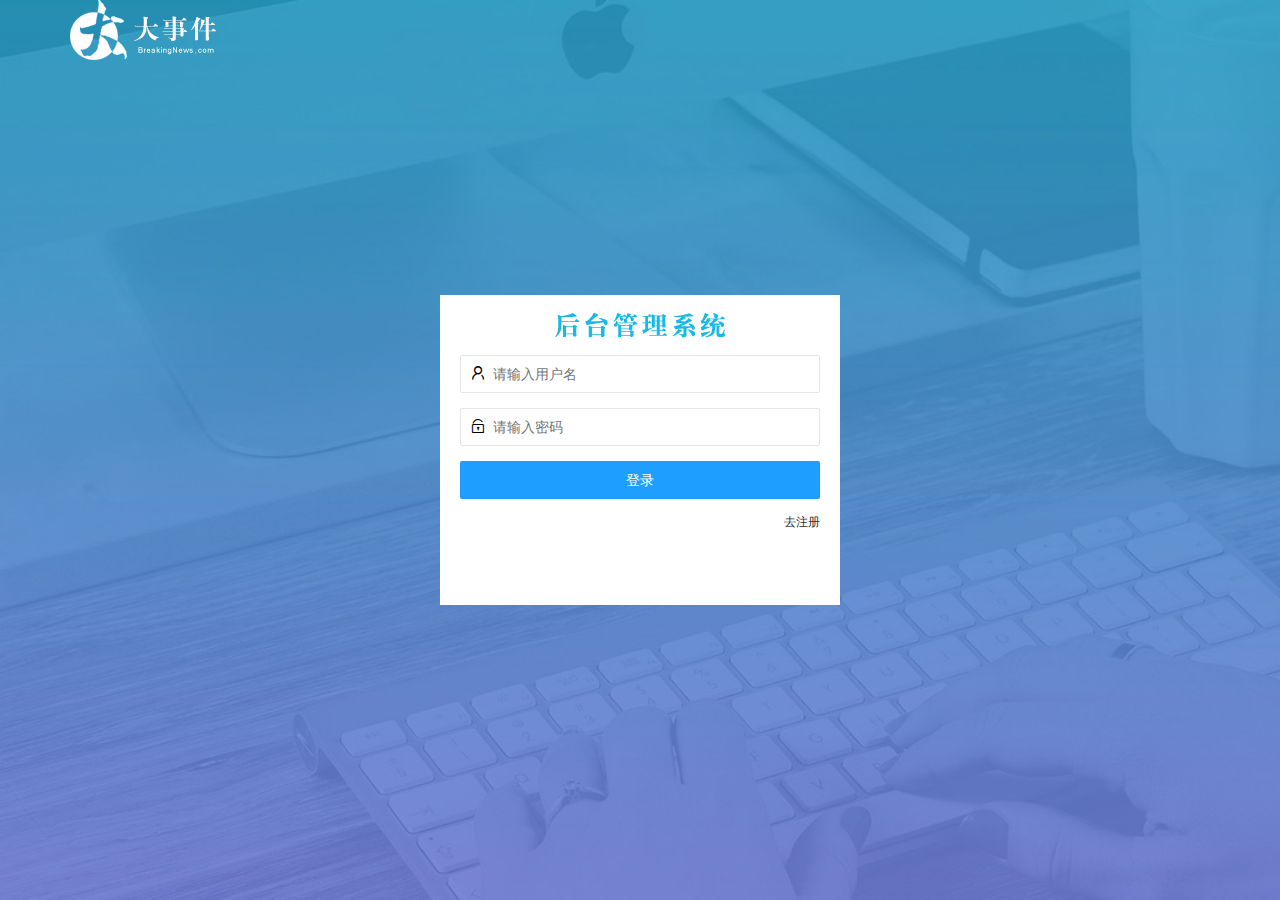
<file: login.html>
<!DOCTYPE html>
<html lang="en">

<head>
    <meta charset="UTF-8">
    <meta http-equiv="X-UA-Compatible" content="IE=edge">
    <meta name="viewport" content="width=device-width, initial-scale=1.0">
    <title>Document</title>

    <!--导入layui -->
    <link rel="stylesheet" href="assets/lib/layui/css/layui.css">
    <link rel="stylesheet" href="assets/css/login.css">
</head>

<body>
    <!-- 头部log制作 -->
    <div class="layui-main">
        <img src="assets/images/logo.png" />
    </div>

    <!-- 登录盒子 -->
    <div class="loginAndregist_box">
        <div class="title_box"></div>
        <!-- 登录的div -->
        <div class="login_box" id="link_login">
            <form class="layui-form" id="form_login">

                <div class="layui-form-item">
                    <i class="layui-icon layui-icon-username"></i>
                    <input type="text" name="username" required lay-verify="required" placeholder="请输入用户名"
                        autocomplete="off" class="layui-input">
                </div>


                <div class="layui-form-item">
                    <i class="layui-icon layui-icon-password"></i>
                    <input type="password" name="password" required lay-verify="required|pass" placeholder="请输入密码"
                        autocomplete="off" class="layui-input">
                </div>
                <div class="layui-form-item">
                    <button class="layui-btn layui-btn-fluid layui-btn-normal" lay-submit>登录</button>
                </div>
                <div class="layui-form-item">
                    <a style='float: right;font-size: 12px;' href="javascript:;">去注册</a>
                </div>
            </form>
        </div>

        <!-- 注册的div -->
        <div class="reg_box" id="link_reg">
            <form class="layui-form" id='form_reg'>

                <div class="layui-form-item">
                    <i class="layui-icon layui-icon-username"></i>
                    <input type="text" name="username" required lay-verify="required" placeholder="请输入用户名"
                        autocomplete="off" class="layui-input">
                </div>


                <div class="layui-form-item">
                    <i class="layui-icon layui-icon-password"></i>
                    <input type="password" name="password" required lay-verify="required" placeholder="请输入密码"
                        autocomplete="off" class="layui-input">
                </div>

                <div class="layui-form-item">
                    <i class="layui-icon layui-icon-password"></i>
                    <input type="password" name="repassword" required lay-verify="required|repeat_pwd|pass"
                        placeholder="再次确认密码" autocomplete="off" class="layui-input">
                </div>

                <div class="layui-form-item">
                    <button class="layui-btn layui-btn-fluid layui-btn-normal" lay-submit>注册</button>
                </div>
                <div class="layui-form-item">
                    <a style='float: right;font-size: 12px;' href="javascript:;" id="links_login">去登录</a>
                </div>
            </form>
        </div>
    </div>


    <!-- 导入Jquery库 -->
    <script src="assets/lib/jquery.js"></script>
    <script src="assets/lib/layui/layui.all.js"></script>
    <!-- 导入自己写的baseAPI.js文件 -->
    <script src="assets/js/baseAPI.js"></script>
    <!-- 导入自己写的js -->
    <script src="assets/js/login.js"></script>
</body>

</html>
</file>
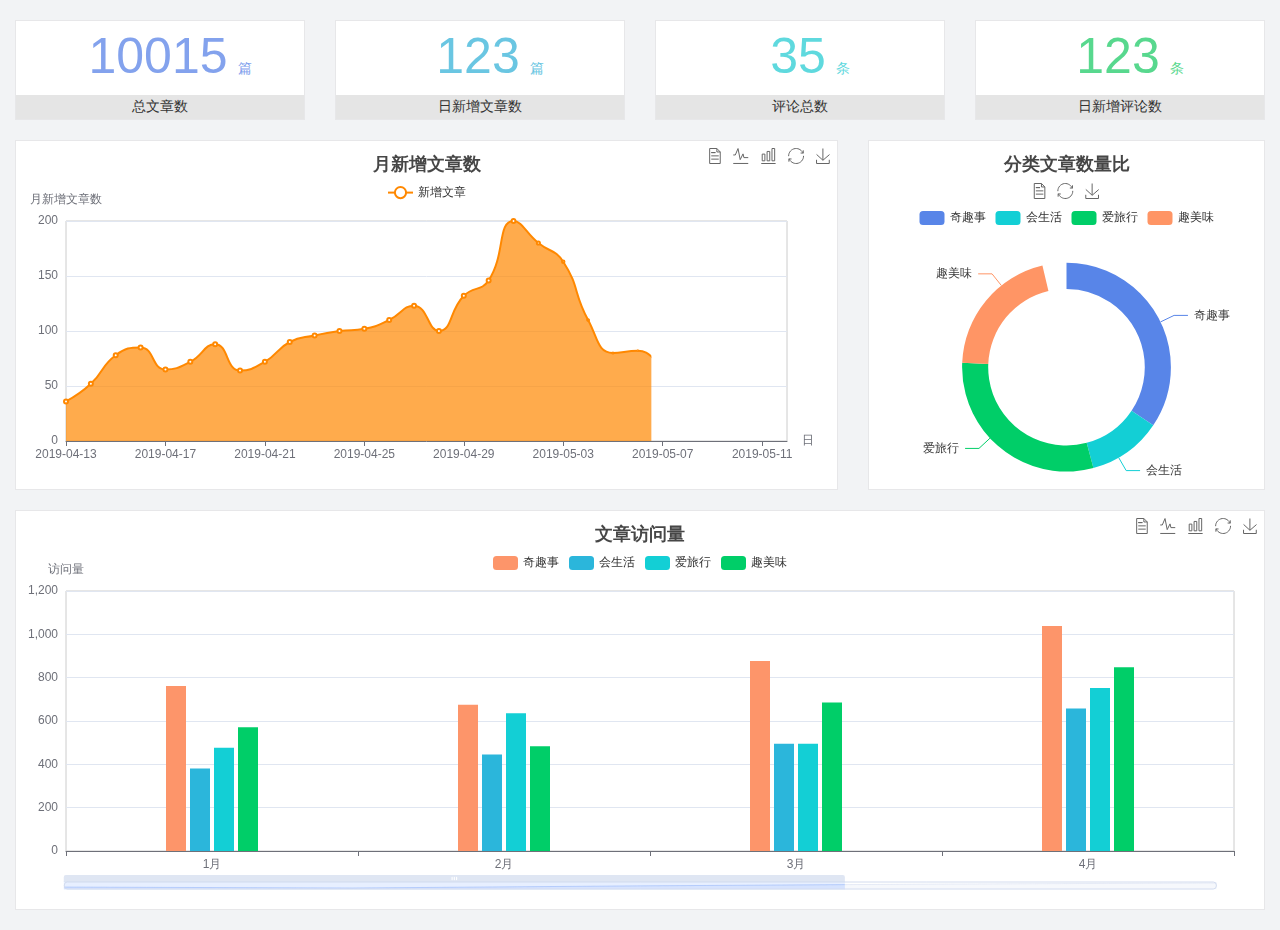
<file: home/dashboard.html>
<!DOCTYPE html>
<html lang="en">

<head>
  <meta charset="UTF-8">
  <meta name="viewport" content="width=device-width, initial-scale=1.0">
  <meta http-equiv="X-UA-Compatible" content="ie=edge">
  <title>图表统计</title>
  <link rel="stylesheet" href="../assets/lib/bootstrap.css" />
  <link rel="stylesheet" href="../assets/lib/main.css" />
  <script src="../assets/lib/jquery.js"></script>
  <script type="text/javascript" src="../assets/lib/echarts.min.js"></script>
</head>

<body>
  <div class="container-fluid">
    <div class="row spannel_list">
      <div class="col-sm-3 col-xs-6">
        <div class="spannel">
          <em>10015</em><span>篇</span>
          <b>总文章数</b>
        </div>
      </div>
      <div class="col-sm-3 col-xs-6">
        <div class="spannel scolor01">
          <em>123</em><span>篇</span>
          <b>日新增文章数</b>
        </div>
      </div>
      <div class="col-sm-3 col-xs-6">
        <div class="spannel scolor02">
          <em>35</em><span>条</span>
          <b>评论总数</b>
        </div>
      </div>
      <div class="col-sm-3 col-xs-6">
        <div class="spannel scolor03">
          <em>123</em><span>条</span>
          <b>日新增评论数</b>
        </div>
      </div>
    </div>
  </div>

  <div class="container-fluid">
    <div class="row curve-pie">
      <div class="col-lg-8 col-md-8">
        <div class="gragh_pannel" id="curve_show"></div>
      </div>
      <div class="col-lg-4 col-md-4">
        <div class="gragh_pannel" id="pie_show"></div>
      </div>
    </div>
  </div>

  <div class="container-fluid">
    <div class="column_pannel" id="column_show"></div>
  </div>

  <script>
    var oChart = echarts.init(document.getElementById('curve_show'));
    var aList_all = [
      { 'count': 36, 'date': '2019-04-13' },
      { 'count': 52, 'date': '2019-04-14' },
      { 'count': 78, 'date': '2019-04-15' },
      { 'count': 85, 'date': '2019-04-16' },
      { 'count': 65, 'date': '2019-04-17' },
      { 'count': 72, 'date': '2019-04-18' },
      { 'count': 88, 'date': '2019-04-19' },
      { 'count': 64, 'date': '2019-04-20' },
      { 'count': 72, 'date': '2019-04-21' },
      { 'count': 90, 'date': '2019-04-22' },
      { 'count': 96, 'date': '2019-04-23' },
      { 'count': 100, 'date': '2019-04-24' },
      { 'count': 102, 'date': '2019-04-25' },
      { 'count': 110, 'date': '2019-04-26' },
      { 'count': 123, 'date': '2019-04-27' },
      { 'count': 100, 'date': '2019-04-28' },
      { 'count': 132, 'date': '2019-04-29' },
      { 'count': 146, 'date': '2019-04-30' },
      { 'count': 200, 'date': '2019-05-01' },
      { 'count': 180, 'date': '2019-05-02' },
      { 'count': 163, 'date': '2019-05-03' },
      { 'count': 110, 'date': '2019-05-04' },
      { 'count': 80, 'date': '2019-05-05' },
      { 'count': 82, 'date': '2019-05-06' },
      { 'count': 70, 'date': '2019-05-07' },
      { 'count': 65, 'date': '2019-05-08' },
      { 'count': 54, 'date': '2019-05-09' },
      { 'count': 40, 'date': '2019-05-10' },
      { 'count': 45, 'date': '2019-05-11' },
      { 'count': 38, 'date': '2019-05-12' },
    ];

    let aCount = [];
    let aDate = [];

    for (var i = 0; i < aList_all.length; i++) {
      aCount.push(aList_all[i].count);
      aDate.push(aList_all[i].date);
    }

    var chartopt = {
      title: {
        text: '月新增文章数',
        left: 'center',
        top: '10'
      },
      tooltip: {
        trigger: 'axis'
      },
      legend: {
        data: ['新增文章'],
        top: '40'
      },
      toolbox: {
        show: true,
        feature: {
          mark: { show: true },
          dataView: { show: true, readOnly: false },
          magicType: { show: true, type: ['line', 'bar'] },
          restore: { show: true },
          saveAsImage: { show: true }
        }
      },
      calculable: true,
      xAxis: [
        {
          name: '日',
          type: 'category',
          boundaryGap: false,
          data: aDate
        }
      ],
      yAxis: [
        {
          name: '月新增文章数',
          type: 'value'
        }
      ],
      series: [
        {
          name: '新增文章',
          type: 'line',
          smooth: true,
          itemStyle: { normal: { areaStyle: { type: 'default' }, color: '#f80' }, lineStyle: { color: '#f80' } },
          data: aCount
        }],
      areaStyle: {
        normal: {
          color: new echarts.graphic.LinearGradient(0, 0, 0, 1, [{
            offset: 0,
            color: 'rgba(255,136,0,0.39)'
          }, {
            offset: .34,
            color: 'rgba(255,180,0,0.25)'
          }, {
            offset: 1,
            color: 'rgba(255,222,0,0.00)'
          }])

        }
      },
      grid: {
        show: true,
        x: 50,
        x2: 50,
        y: 80,
        height: 220
      }
    };

    oChart.setOption(chartopt);


    var oPie = echarts.init(document.getElementById('pie_show'));
    var oPieopt =
    {
      title: {
        top: 10,
        text: '分类文章数量比',
        x: 'center'
      },
      tooltip: {
        trigger: 'item',
        formatter: "{a} <br/>{b} : {c} ({d}%)"
      },
      color: ['#5885e8', '#13cfd5', '#00ce68', '#ff9565'],
      legend: {
        x: 'center',
        top: 65,
        data: ['奇趣事', '会生活', '爱旅行', '趣美味']
      },
      toolbox: {
        show: true,
        x: 'center',
        top: 35,
        feature: {
          mark: { show: true },
          dataView: { show: true, readOnly: false },
          magicType: {
            show: true,
            type: ['pie', 'funnel'],
            option: {
              funnel: {
                x: '25%',
                width: '50%',
                funnelAlign: 'left',
                max: 1548
              }
            }
          },
          restore: { show: true },
          saveAsImage: { show: true }
        }
      },
      calculable: true,
      series: [
        {
          name: '访问来源',
          type: 'pie',
          radius: ['45%', '60%'],
          center: ['50%', '65%'],
          data: [
            { value: 300, name: '奇趣事' },
            { value: 100, name: '会生活' },
            { value: 260, name: '爱旅行' },
            { value: 180, name: '趣美味' }
          ]
        }
      ]
    };
    oPie.setOption(oPieopt);



    var oColumn = this.echarts.init(document.getElementById('column_show'));
    var oColumnopt =
    {
      title: {
        text: '文章访问量',
        left: 'center',
        top: '10'
      },
      tooltip: {
        trigger: 'axis'
      },
      legend: {
        data: ['奇趣事', '会生活', '爱旅行', '趣美味'],
        top: '40'
      },
      toolbox: {
        show: true,
        feature: {
          mark: { show: true },
          dataView: { show: true, readOnly: false },
          magicType: { show: true, type: ['line', 'bar'] },
          restore: { show: true },
          saveAsImage: { show: true }
        }
      },
      calculable: true,
      xAxis: [
        {
          type: 'category',
          data: ['1月', '2月', '3月', '4月', '5月']
        }
      ],
      yAxis: [
        {
          name: '访问量',
          type: 'value'
        }
      ],
      series: [
        {
          name: '奇趣事',
          type: 'bar',
          barWidth: 20,
          itemStyle: {
            normal: { areaStyle: { type: 'default' }, color: '#fd956a' }
          },
          data: [800, 708, 920, 1090, 1200]
        },
        {
          name: '会生活',
          type: 'bar',
          barWidth: 20,
          itemStyle: {
            normal: { areaStyle: { type: 'default' }, color: '#2bb6db' }
          },
          data: [400, 468, 520, 690, 800]
        },
        {
          name: '爱旅行',
          type: 'bar',
          barWidth: 20,
          itemStyle: {
            normal: { areaStyle: { type: 'default' }, color: '#13cfd5' }
          },
          data: [500, 668, 520, 790, 900]
        },
        {
          name: '趣美味',
          type: 'bar',
          barWidth: 20,
          itemStyle: {
            normal: { areaStyle: { type: 'default' }, color: '#00ce68' }
          },
          data: [600, 508, 720, 890, 1000]
        }
      ],
      grid: {
        show: true,
        x: 50,
        x2: 30,
        y: 80,
        height: 260
      },
      dataZoom: [//给x轴设置滚动条
        {
          start: 0,//默认为0
          end: 100 - 1000 / 31,//默认为100
          type: 'slider',
          show: true,
          xAxisIndex: [0],
          handleSize: 0,//滑动条的 左右2个滑动条的大小
          height: 8,//组件高度
          left: 45, //左边的距离
          right: 50,//右边的距离
          bottom: 26,//右边的距离
          handleColor: '#ddd',//h滑动图标的颜色
          handleStyle: {
            borderColor: "#cacaca",
            borderWidth: "1",
            shadowBlur: 2,
            background: "#ddd",
            shadowColor: "#ddd",
          }
        }]
    };
    oColumn.setOption(oColumnopt);
  </script>
</body>

</html>
</file>
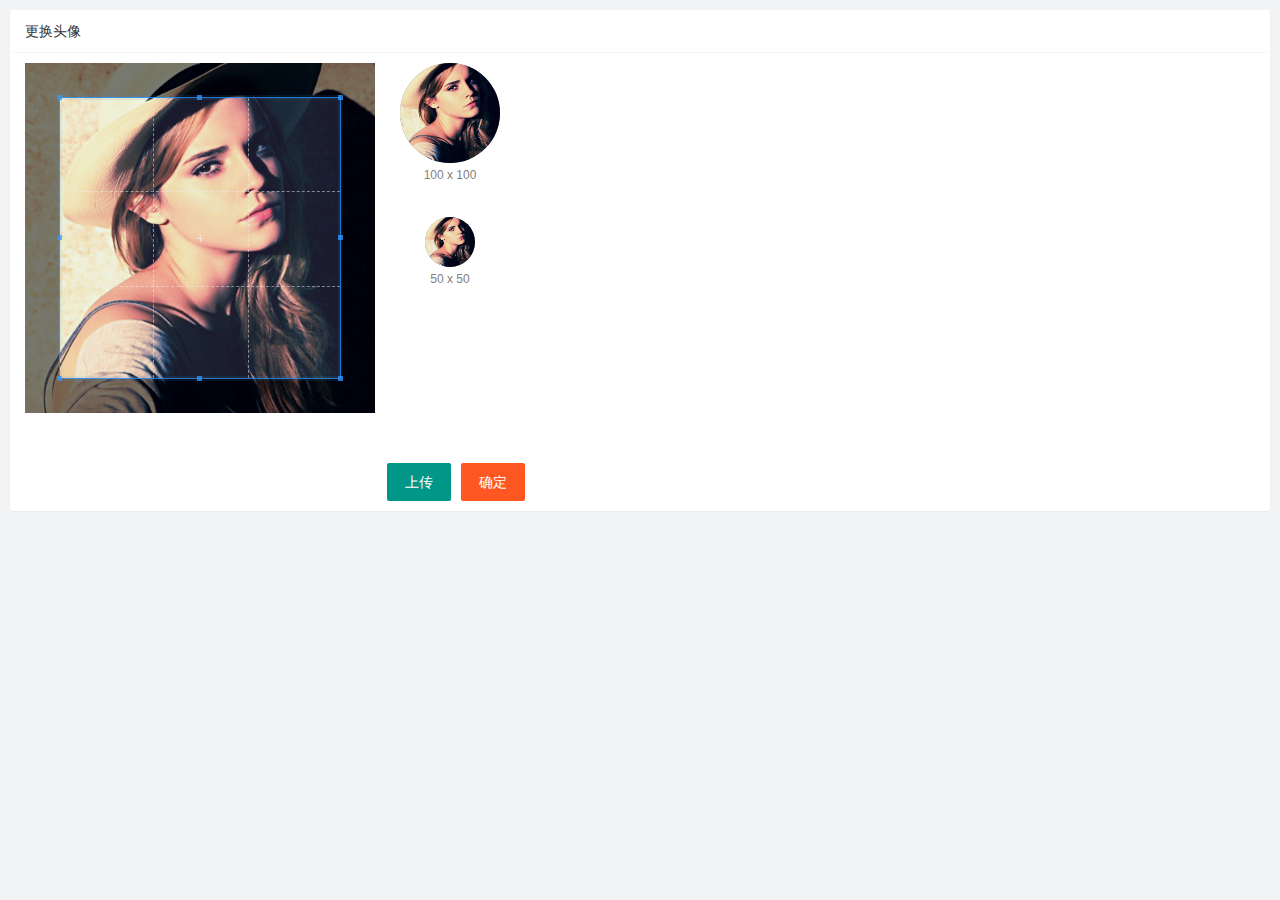
<file: user/user_avatar.html>
<!DOCTYPE html>
<html lang="en">

<head>
    <meta charset="UTF-8">
    <meta http-equiv="X-UA-Compatible" content="IE=edge">
    <meta name="viewport" content="width=device-width, initial-scale=1.0">
    <!-- 导入layui -->
    <link rel="stylesheet" href="../assets/lib/layui/css/layui.css">
    <!--  在 <head> 中导入 cropper.css 样式表： -->
    <link rel="stylesheet" href="../assets/lib/cropper/cropper.css" />
    <link rel="stylesheet" href="../assets/css/user/user_avatar.css">
    <title>Document</title>
</head>

<body>
    <!-- 卡片区域 -->
    <div class="layui-card">
        <div class="layui-card-header">更换头像</div>
        <div class="layui-card-body">
            <!-- 第一行的图片裁剪和预览区域 -->
            <div class="row1">
                <!-- 图片裁剪区域 -->
                <div class="cropper-box">
                    <!-- 这个 img 标签很重要，将来会把它初始化为裁剪区域 -->
                    <img id="image" src="../assets/images/sample.jpg" />
                </div>
                <!-- 图片的预览区域 -->
                <div class="preview-box">
                    <div>
                        <!-- 宽高为 100px 的预览区域 -->
                        <div class="img-preview w100"></div>
                        <p class="size">100 x 100</p>
                    </div>
                    <div>
                        <!-- 宽高为 50px 的预览区域 -->
                        <div class="img-preview w50"></div>
                        <p class="size">50 x 50</p>
                    </div>
                </div>
            </div>

            <!-- 第二行的按钮区域 -->
            <div class="row2">
                <!-- 通过 accept 属性，可以指定，允许用户选择什么类型的文件 -->
                <input type="file" id="file" accept="image/png,image/jpeg" />
                <button type="button" class="layui-btn" id="btnChooseImage">上传</button>
                <button type="button" class="layui-btn layui-btn-danger" id="btnUpload">确定</button>
            </div>
        </div>
    </div>






    <!-- 导入jquery -->
    <script src="../assets/lib/jQuery.min.js"></script>
    <script src="../assets/lib/cropper/Cropper.js"></script>
    <script src="../assets/lib/cropper/jquery-cropper.js"></script>
    <!-- 导入layui -->
    <script src="../assets/lib/layui/layui.all.js"></script>
    <!-- 导入baseAPI -->
    <script src="../assets/js/baseAPI.js"></script>
    <!-- 导入自己js -->
    <script src="../assets/js/user/user_avatar.js"></script>
</body>

</html>
</file>
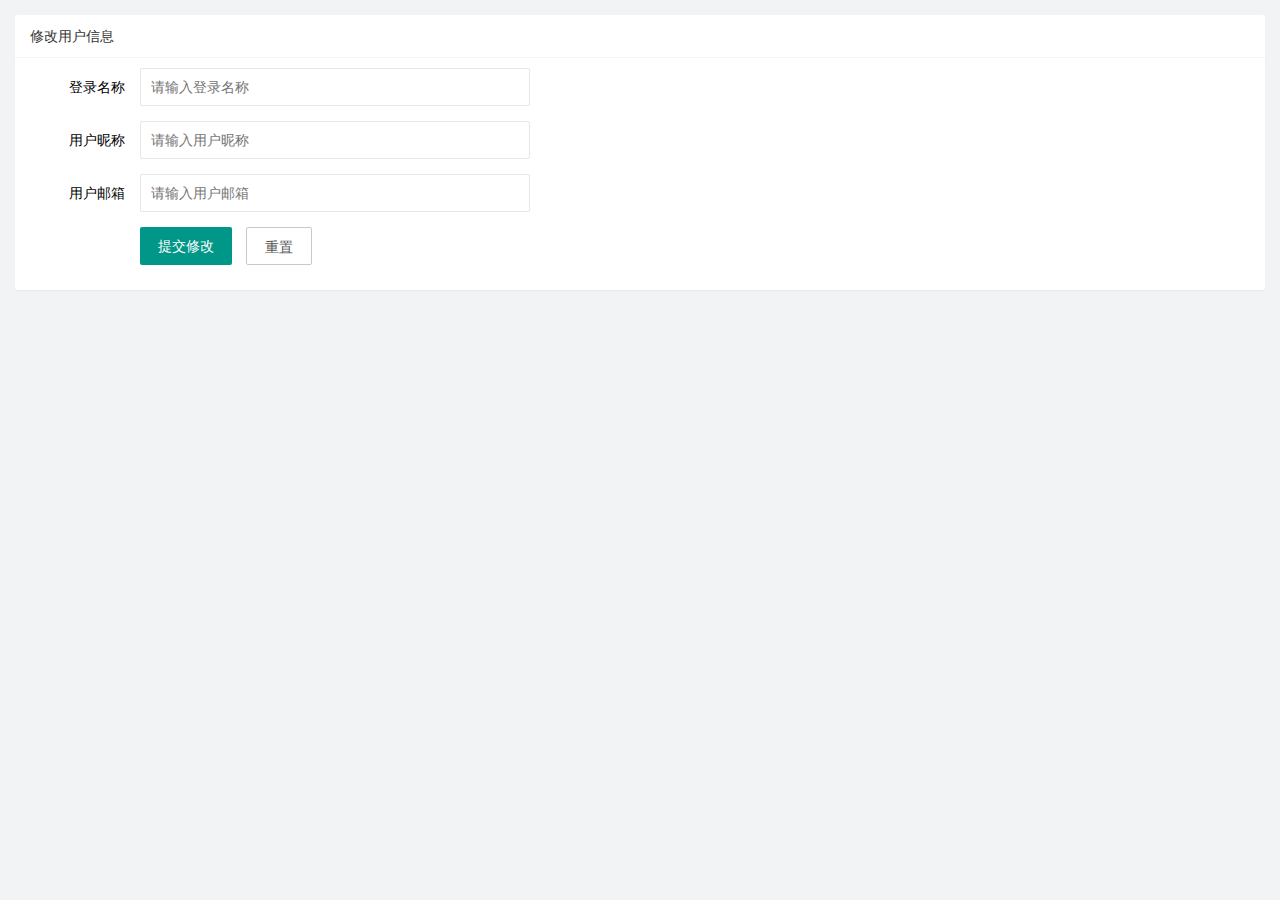
<file: user/user_info.html>
<!DOCTYPE html>
<html lang="en">

<head>
    <meta charset="UTF-8">
    <meta http-equiv="X-UA-Compatible" content="IE=edge">
    <meta name="viewport" content="width=device-width, initial-scale=1.0">
    <!-- 导入layui -->
    <link rel="stylesheet" href="../assets/lib/layui/css/layui.css">
    <link rel="stylesheet" href="../assets/css/user/user_info.css">
    <title>Document</title>
</head>

<body>
    <div class="layui-card">
        <div class="layui-card-header">修改用户信息</div>
        <div class="layui-card-body">
            <form class="layui-form" lay-filter="form_info">
                <!-- 这是一个隐藏域 -->
                <input type="hidden" name="id" />

                <div class="layui-form-item">
                    <label class="layui-form-label">登录名称</label>
                    <div class="layui-input-block">
                        <input type="text" name="username" required lay-verify="required" placeholder="请输入登录名称"
                            autocomplete="off" class="layui-input">
                    </div>
                </div>
                <div class="layui-form-item">
                    <label class="layui-form-label">用户昵称</label>
                    <div class="layui-input-block">
                        <input type="text" name="nickname" required lay-verify="required|nickname" placeholder="请输入用户昵称"
                            autocomplete="off" class="layui-input">
                    </div>
                </div>
                <div class="layui-form-item">
                    <label class="layui-form-label">用户邮箱</label>
                    <div class="layui-input-block">
                        <input type="text" name="email" required lay-verify="required|email" placeholder="请输入用户邮箱"
                            autocomplete="off" class="layui-input">
                    </div>
                </div>

                <div class="layui-form-item">
                    <div class="layui-input-block">
                        <button class="layui-btn" lay-submit lay-filter="*">提交修改</button>
                        <button type="reset" class="layui-btn layui-btn-primary" id='btn_reset'>重置</button>
                    </div>
                </div>
            </form>
        </div>
    </div>

    <!-- 导入jquery -->
    <script src="../assets/lib/jQuery.min.js"></script>
    <!-- 导入layui -->
    <script src="../assets/lib/layui/layui.all.js"></script>
    <!-- 导入baseAPI -->
    <script src="../assets/js/baseAPI.js"></script>
    <!-- 导入自己js -->
    <script src="../assets/js/user/user_info.js"></script>
</body>

</html>
</file>
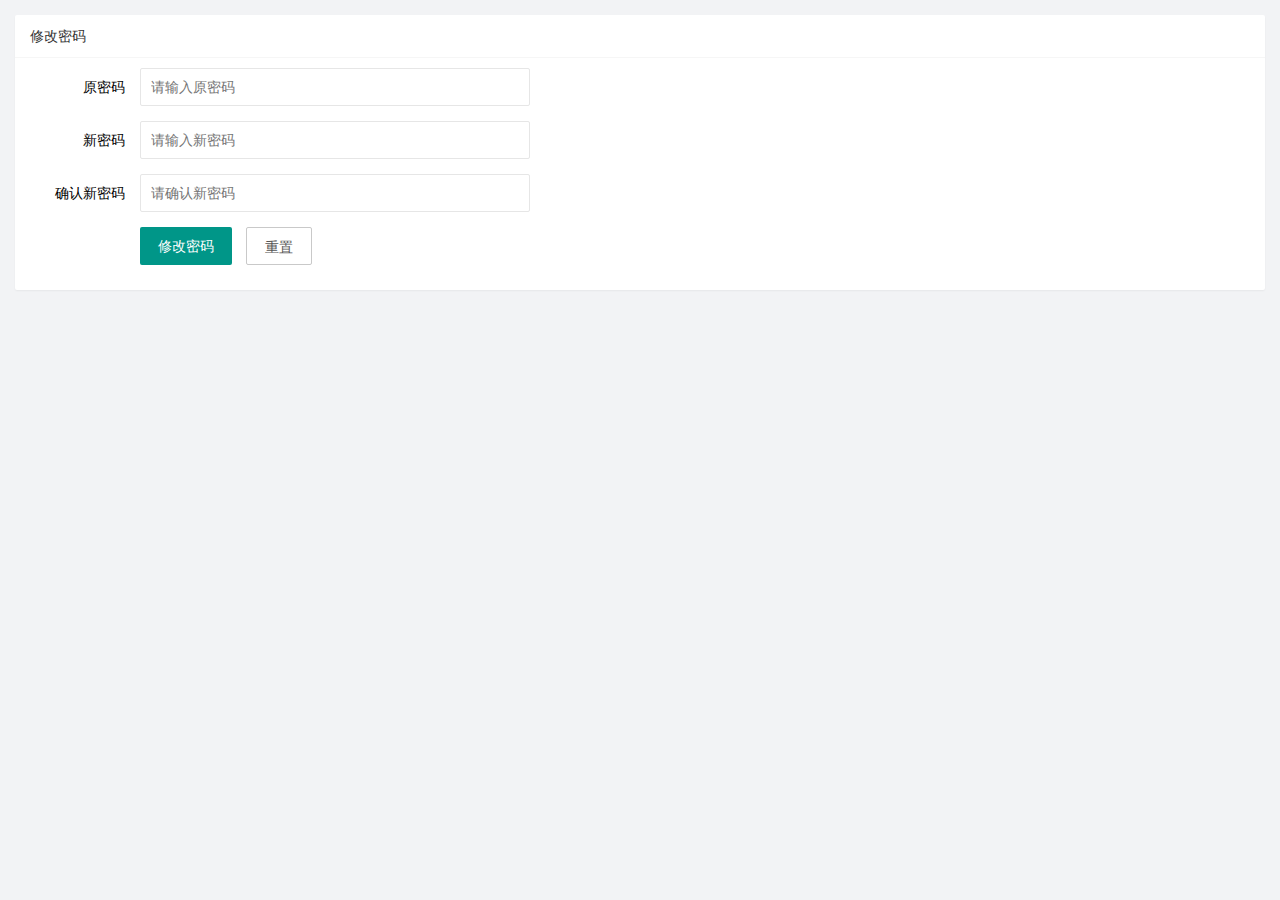
<file: user/user_pwd.html>
<!DOCTYPE html>
<html lang="en">

<head>
    <meta charset="UTF-8">
    <meta http-equiv="X-UA-Compatible" content="IE=edge">
    <meta name="viewport" content="width=device-width, initial-scale=1.0">
    <title>Document</title>
    <!-- 导入layui -->
    <link rel="stylesheet" href="../assets/lib/layui/css/layui.css">
    <link rel="stylesheet" href="../assets/css/user/user_pwd.css">
</head>

<body>
    <div class="layui-card">
        <div class="layui-card-header">修改密码</div>
        <div class="layui-card-body">
            <form class="layui-form" lay-filter="form_info">
                <div class="layui-form-item">
                    <label class="layui-form-label">原密码</label>
                    <div class="layui-input-block">
                        <input type="text" name="oldPwd" required lay-verify="required|pass" placeholder="请输入原密码"
                            autocomplete="off" class="layui-input">
                    </div>
                </div>
                <div class="layui-form-item">
                    <label class="layui-form-label">新密码</label>
                    <div class="layui-input-block">
                        <input type="text" name="newPwd" required lay-verify="required|pass|samePwd"
                            placeholder="请输入新密码" autocomplete="off" class="layui-input">
                    </div>
                </div>
                <div class="layui-form-item">
                    <label class="layui-form-label">确认新密码</label>
                    <div class="layui-input-block">
                        <input type="text" name="rePwd" required lay-verify="required|pass|rePwd" placeholder="请确认新密码"
                            autocomplete="off" class="layui-input">
                    </div>
                </div>

                <div class="layui-form-item">
                    <div class="layui-input-block">
                        <button class="layui-btn" lay-submit lay-filter="*">修改密码</button>
                        <button type="reset" class="layui-btn layui-btn-primary" id='btn_reset'>重置</button>
                    </div>
                </div>
            </form>
        </div>
    </div>

    <!-- 导入jquery -->
    <script src="../assets/lib/jQuery.min.js"></script>
    <!-- 导入layui -->
    <script src="../assets/lib/layui/layui.all.js"></script>
    <!-- 导入baseAPI -->
    <script src="../assets/js/baseAPI.js"></script>
    <!-- 导入自己js -->
    <script src="../assets/js/user/user_pwd.js"></script>
</body>

</html>
</file>
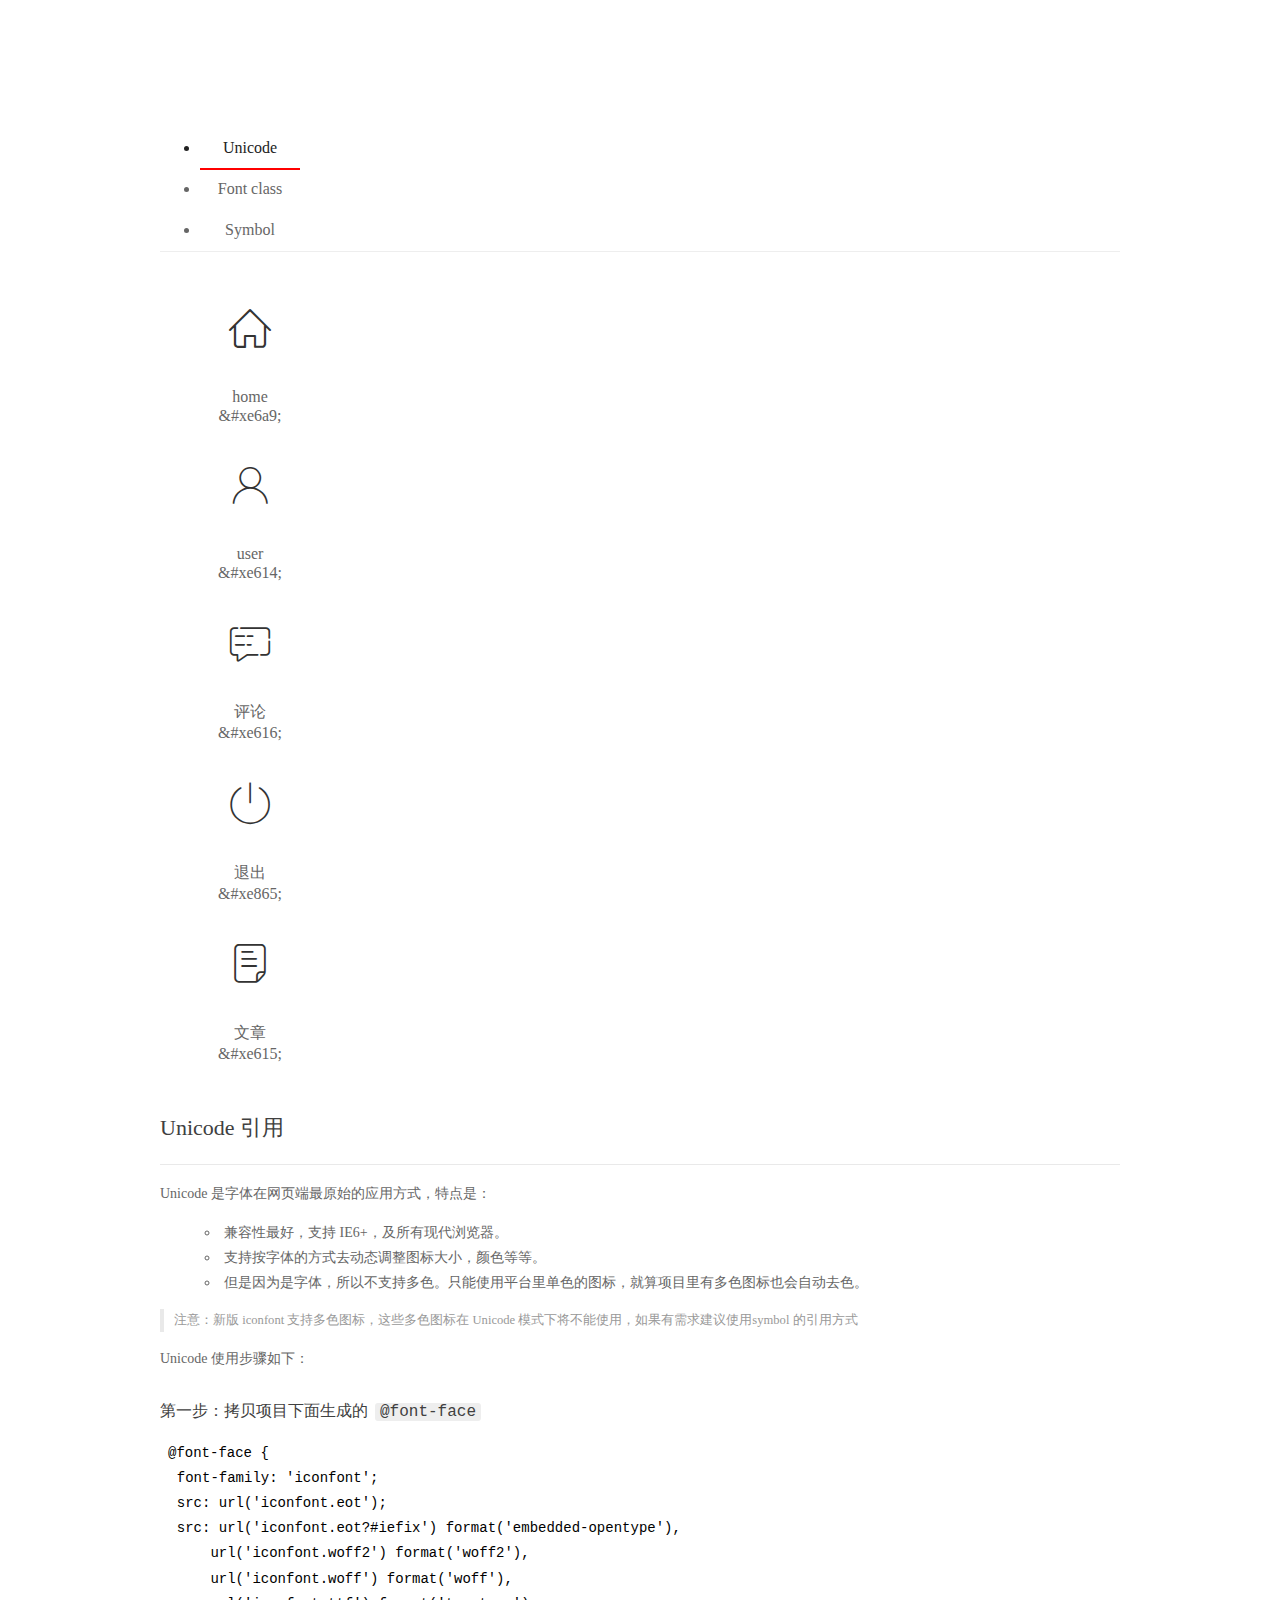
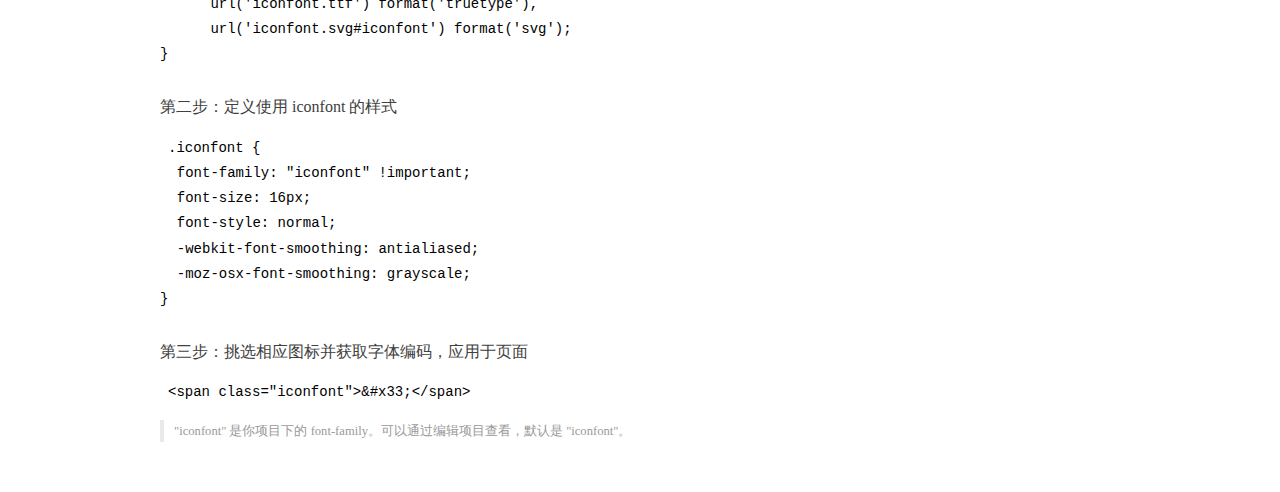
<file: assets/fonts/demo_index.html>
<!DOCTYPE html>
<html>
<head>
  <meta charset="utf-8"/>
  <title>IconFont Demo</title>
  <link rel="shortcut icon" href="https://gtms04.alicdn.com/tps/i4/TB1_oz6GVXXXXaFXpXXJDFnIXXX-64-64.ico" type="image/x-icon"/>
  <link rel="stylesheet" href="https://g.alicdn.com/thx/cube/1.3.2/cube.min.css">
  <link rel="stylesheet" href="demo.css">
  <link rel="stylesheet" href="iconfont.css">
  <script src="iconfont.js"></script>
  <!-- jQuery -->
  <script src="https://a1.alicdn.com/oss/uploads/2018/12/26/7bfddb60-08e8-11e9-9b04-53e73bb6408b.js"></script>
  <!-- 代码高亮 -->
  <script src="https://a1.alicdn.com/oss/uploads/2018/12/26/a3f714d0-08e6-11e9-8a15-ebf944d7534c.js"></script>
</head>
<body>
  <div class="main">
    <h1 class="logo"><a href="https://www.iconfont.cn/" title="iconfont 首页" target="_blank">&#xe86b;</a></h1>
    <div class="nav-tabs">
      <ul id="tabs" class="dib-box">
        <li class="dib active"><span>Unicode</span></li>
        <li class="dib"><span>Font class</span></li>
        <li class="dib"><span>Symbol</span></li>
      </ul>
      
    </div>
    <div class="tab-container">
      <div class="content unicode" style="display: block;">
          <ul class="icon_lists dib-box">
          
            <li class="dib">
              <span class="icon iconfont">&#xe6a9;</span>
                <div class="name">home</div>
                <div class="code-name">&amp;#xe6a9;</div>
              </li>
          
            <li class="dib">
              <span class="icon iconfont">&#xe614;</span>
                <div class="name">user</div>
                <div class="code-name">&amp;#xe614;</div>
              </li>
          
            <li class="dib">
              <span class="icon iconfont">&#xe616;</span>
                <div class="name">评论</div>
                <div class="code-name">&amp;#xe616;</div>
              </li>
          
            <li class="dib">
              <span class="icon iconfont">&#xe865;</span>
                <div class="name">退出</div>
                <div class="code-name">&amp;#xe865;</div>
              </li>
          
            <li class="dib">
              <span class="icon iconfont">&#xe615;</span>
                <div class="name">文章</div>
                <div class="code-name">&amp;#xe615;</div>
              </li>
          
          </ul>
          <div class="article markdown">
          <h2 id="unicode-">Unicode 引用</h2>
          <hr>

          <p>Unicode 是字体在网页端最原始的应用方式，特点是：</p>
          <ul>
            <li>兼容性最好，支持 IE6+，及所有现代浏览器。</li>
            <li>支持按字体的方式去动态调整图标大小，颜色等等。</li>
            <li>但是因为是字体，所以不支持多色。只能使用平台里单色的图标，就算项目里有多色图标也会自动去色。</li>
          </ul>
          <blockquote>
            <p>注意：新版 iconfont 支持多色图标，这些多色图标在 Unicode 模式下将不能使用，如果有需求建议使用symbol 的引用方式</p>
          </blockquote>
          <p>Unicode 使用步骤如下：</p>
          <h3 id="-font-face">第一步：拷贝项目下面生成的 <code>@font-face</code></h3>
<pre><code class="language-css"
>@font-face {
  font-family: 'iconfont';
  src: url('iconfont.eot');
  src: url('iconfont.eot?#iefix') format('embedded-opentype'),
      url('iconfont.woff2') format('woff2'),
      url('iconfont.woff') format('woff'),
      url('iconfont.ttf') format('truetype'),
      url('iconfont.svg#iconfont') format('svg');
}
</code></pre>
          <h3 id="-iconfont-">第二步：定义使用 iconfont 的样式</h3>
<pre><code class="language-css"
>.iconfont {
  font-family: "iconfont" !important;
  font-size: 16px;
  font-style: normal;
  -webkit-font-smoothing: antialiased;
  -moz-osx-font-smoothing: grayscale;
}
</code></pre>
          <h3 id="-">第三步：挑选相应图标并获取字体编码，应用于页面</h3>
<pre>
<code class="language-html"
>&lt;span class="iconfont"&gt;&amp;#x33;&lt;/span&gt;
</code></pre>
          <blockquote>
            <p>"iconfont" 是你项目下的 font-family。可以通过编辑项目查看，默认是 "iconfont"。</p>
          </blockquote>
          </div>
      </div>
      <div class="content font-class">
        <ul class="icon_lists dib-box">
          
          <li class="dib">
            <span class="icon iconfont icon-home"></span>
            <div class="name">
              home
            </div>
            <div class="code-name">.icon-home
            </div>
          </li>
          
          <li class="dib">
            <span class="icon iconfont icon-user"></span>
            <div class="name">
              user
            </div>
            <div class="code-name">.icon-user
            </div>
          </li>
          
          <li class="dib">
            <span class="icon iconfont icon-pinglun"></span>
            <div class="name">
              评论
            </div>
            <div class="code-name">.icon-pinglun
            </div>
          </li>
          
          <li class="dib">
            <span class="icon iconfont icon-tuichu"></span>
            <div class="name">
              退出
            </div>
            <div class="code-name">.icon-tuichu
            </div>
          </li>
          
          <li class="dib">
            <span class="icon iconfont icon-16"></span>
            <div class="name">
              文章
            </div>
            <div class="code-name">.icon-16
            </div>
          </li>
          
        </ul>
        <div class="article markdown">
        <h2 id="font-class-">font-class 引用</h2>
        <hr>

        <p>font-class 是 Unicode 使用方式的一种变种，主要是解决 Unicode 书写不直观，语意不明确的问题。</p>
        <p>与 Unicode 使用方式相比，具有如下特点：</p>
        <ul>
          <li>兼容性良好，支持 IE8+，及所有现代浏览器。</li>
          <li>相比于 Unicode 语意明确，书写更直观。可以很容易分辨这个 icon 是什么。</li>
          <li>因为使用 class 来定义图标，所以当要替换图标时，只需要修改 class 里面的 Unicode 引用。</li>
          <li>不过因为本质上还是使用的字体，所以多色图标还是不支持的。</li>
        </ul>
        <p>使用步骤如下：</p>
        <h3 id="-fontclass-">第一步：引入项目下面生成的 fontclass 代码：</h3>
<pre><code class="language-html">&lt;link rel="stylesheet" href="./iconfont.css"&gt;
</code></pre>
        <h3 id="-">第二步：挑选相应图标并获取类名，应用于页面：</h3>
<pre><code class="language-html">&lt;span class="iconfont icon-xxx"&gt;&lt;/span&gt;
</code></pre>
        <blockquote>
          <p>"
            iconfont" 是你项目下的 font-family。可以通过编辑项目查看，默认是 "iconfont"。</p>
        </blockquote>
      </div>
      </div>
      <div class="content symbol">
          <ul class="icon_lists dib-box">
          
            <li class="dib">
                <svg class="icon svg-icon" aria-hidden="true">
                  <use xlink:href="#icon-home"></use>
                </svg>
                <div class="name">home</div>
                <div class="code-name">#icon-home</div>
            </li>
          
            <li class="dib">
                <svg class="icon svg-icon" aria-hidden="true">
                  <use xlink:href="#icon-user"></use>
                </svg>
                <div class="name">user</div>
                <div class="code-name">#icon-user</div>
            </li>
          
            <li class="dib">
                <svg class="icon svg-icon" aria-hidden="true">
                  <use xlink:href="#icon-pinglun"></use>
                </svg>
                <div class="name">评论</div>
                <div class="code-name">#icon-pinglun</div>
            </li>
          
            <li class="dib">
                <svg class="icon svg-icon" aria-hidden="true">
                  <use xlink:href="#icon-tuichu"></use>
                </svg>
                <div class="name">退出</div>
                <div class="code-name">#icon-tuichu</div>
            </li>
          
            <li class="dib">
                <svg class="icon svg-icon" aria-hidden="true">
                  <use xlink:href="#icon-16"></use>
                </svg>
                <div class="name">文章</div>
                <div class="code-name">#icon-16</div>
            </li>
          
          </ul>
          <div class="article markdown">
          <h2 id="symbol-">Symbol 引用</h2>
          <hr>

          <p>这是一种全新的使用方式，应该说这才是未来的主流，也是平台目前推荐的用法。相关介绍可以参考这篇<a href="">文章</a>
            这种用法其实是做了一个 SVG 的集合，与另外两种相比具有如下特点：</p>
          <ul>
            <li>支持多色图标了，不再受单色限制。</li>
            <li>通过一些技巧，支持像字体那样，通过 <code>font-size</code>, <code>color</code> 来调整样式。</li>
            <li>兼容性较差，支持 IE9+，及现代浏览器。</li>
            <li>浏览器渲染 SVG 的性能一般，还不如 png。</li>
          </ul>
          <p>使用步骤如下：</p>
          <h3 id="-symbol-">第一步：引入项目下面生成的 symbol 代码：</h3>
<pre><code class="language-html">&lt;script src="./iconfont.js"&gt;&lt;/script&gt;
</code></pre>
          <h3 id="-css-">第二步：加入通用 CSS 代码（引入一次就行）：</h3>
<pre><code class="language-html">&lt;style&gt;
.icon {
  width: 1em;
  height: 1em;
  vertical-align: -0.15em;
  fill: currentColor;
  overflow: hidden;
}
&lt;/style&gt;
</code></pre>
          <h3 id="-">第三步：挑选相应图标并获取类名，应用于页面：</h3>
<pre><code class="language-html">&lt;svg class="icon" aria-hidden="true"&gt;
  &lt;use xlink:href="#icon-xxx"&gt;&lt;/use&gt;
&lt;/svg&gt;
</code></pre>
          </div>
      </div>

    </div>
  </div>
  <script>
  $(document).ready(function () {
      $('.tab-container .content:first').show()

      $('#tabs li').click(function (e) {
        var tabContent = $('.tab-container .content')
        var index = $(this).index()

        if ($(this).hasClass('active')) {
          return
        } else {
          $('#tabs li').removeClass('active')
          $(this).addClass('active')

          tabContent.hide().eq(index).fadeIn()
        }
      })
    })
  </script>
</body>
</html>
</file>
<file: assets/lib/layui/css/layui.css>
/** layui-v2.5.5 MIT License By https://www.layui.com */
 .layui-inline,img{display:inline-block;vertical-align:middle}h1,h2,h3,h4,h5,h6{font-weight:400}.layui-edge,.layui-header,.layui-inline,.layui-main{position:relative}.layui-body,.layui-edge,.layui-elip{overflow:hidden}.layui-btn,.layui-edge,.layui-inline,img{vertical-align:middle}.layui-btn,.layui-disabled,.layui-icon,.layui-unselect{-moz-user-select:none;-webkit-user-select:none;-ms-user-select:none}.layui-elip,.layui-form-checkbox span,.layui-form-pane .layui-form-label{text-overflow:ellipsis;white-space:nowrap}.layui-breadcrumb,.layui-tree-btnGroup{visibility:hidden}blockquote,body,button,dd,div,dl,dt,form,h1,h2,h3,h4,h5,h6,input,li,ol,p,pre,td,textarea,th,ul{margin:0;padding:0;-webkit-tap-highlight-color:rgba(0,0,0,0)}a:active,a:hover{outline:0}img{border:none}li{list-style:none}table{border-collapse:collapse;border-spacing:0}h4,h5,h6{font-size:100%}button,input,optgroup,option,select,textarea{font-family:inherit;font-size:inherit;font-style:inherit;font-weight:inherit;outline:0}pre{white-space:pre-wrap;white-space:-moz-pre-wrap;white-space:-pre-wrap;white-space:-o-pre-wrap;word-wrap:break-word}body{line-height:24px;font:14px Helvetica Neue,Helvetica,PingFang SC,Tahoma,Arial,sans-serif}hr{height:1px;margin:10px 0;border:0;clear:both}a{color:#333;text-decoration:none}a:hover{color:#777}a cite{font-style:normal;*cursor:pointer}.layui-border-box,.layui-border-box *{box-sizing:border-box}.layui-box,.layui-box *{box-sizing:content-box}.layui-clear{clear:both;*zoom:1}.layui-clear:after{content:'\20';clear:both;*zoom:1;display:block;height:0}.layui-inline{*display:inline;*zoom:1}.layui-edge{display:inline-block;width:0;height:0;border-width:6px;border-style:dashed;border-color:transparent}.layui-edge-top{top:-4px;border-bottom-color:#999;border-bottom-style:solid}.layui-edge-right{border-left-color:#999;border-left-style:solid}.layui-edge-bottom{top:2px;border-top-color:#999;border-top-style:solid}.layui-edge-left{border-right-color:#999;border-right-style:solid}.layui-disabled,.layui-disabled:hover{color:#d2d2d2!important;cursor:not-allowed!important}.layui-circle{border-radius:100%}.layui-show{display:block!important}.layui-hide{display:none!important}@font-face{font-family:layui-icon;src:url(../font/iconfont.eot?v=250);src:url(../font/iconfont.eot?v=250#iefix) format('embedded-opentype'),url(../font/iconfont.woff2?v=250) format('woff2'),url(../font/iconfont.woff?v=250) format('woff'),url(../font/iconfont.ttf?v=250) format('truetype'),url(../font/iconfont.svg?v=250#layui-icon) format('svg')}.layui-icon{font-family:layui-icon!important;font-size:16px;font-style:normal;-webkit-font-smoothing:antialiased;-moz-osx-font-smoothing:grayscale}.layui-icon-reply-fill:before{content:"\e611"}.layui-icon-set-fill:before{content:"\e614"}.layui-icon-menu-fill:before{content:"\e60f"}.layui-icon-search:before{content:"\e615"}.layui-icon-share:before{content:"\e641"}.layui-icon-set-sm:before{content:"\e620"}.layui-icon-engine:before{content:"\e628"}.layui-icon-close:before{content:"\1006"}.layui-icon-close-fill:before{content:"\1007"}.layui-icon-chart-screen:before{content:"\e629"}.layui-icon-star:before{content:"\e600"}.layui-icon-circle-dot:before{content:"\e617"}.layui-icon-chat:before{content:"\e606"}.layui-icon-release:before{content:"\e609"}.layui-icon-list:before{content:"\e60a"}.layui-icon-chart:before{content:"\e62c"}.layui-icon-ok-circle:before{content:"\1005"}.layui-icon-layim-theme:before{content:"\e61b"}.layui-icon-table:before{content:"\e62d"}.layui-icon-right:before{content:"\e602"}.layui-icon-left:before{content:"\e603"}.layui-icon-cart-simple:before{content:"\e698"}.layui-icon-face-cry:before{content:"\e69c"}.layui-icon-face-smile:before{content:"\e6af"}.layui-icon-survey:before{content:"\e6b2"}.layui-icon-tree:before{content:"\e62e"}.layui-icon-upload-circle:before{content:"\e62f"}.layui-icon-add-circle:before{content:"\e61f"}.layui-icon-download-circle:before{content:"\e601"}.layui-icon-templeate-1:before{content:"\e630"}.layui-icon-util:before{content:"\e631"}.layui-icon-face-surprised:before{content:"\e664"}.layui-icon-edit:before{content:"\e642"}.layui-icon-speaker:before{content:"\e645"}.layui-icon-down:before{content:"\e61a"}.layui-icon-file:before{content:"\e621"}.layui-icon-layouts:before{content:"\e632"}.layui-icon-rate-half:before{content:"\e6c9"}.layui-icon-add-circle-fine:before{content:"\e608"}.layui-icon-prev-circle:before{content:"\e633"}.layui-icon-read:before{content:"\e705"}.layui-icon-404:before{content:"\e61c"}.layui-icon-carousel:before{content:"\e634"}.layui-icon-help:before{content:"\e607"}.layui-icon-code-circle:before{content:"\e635"}.layui-icon-water:before{content:"\e636"}.layui-icon-username:before{content:"\e66f"}.layui-icon-find-fill:before{content:"\e670"}.layui-icon-about:before{content:"\e60b"}.layui-icon-location:before{content:"\e715"}.layui-icon-up:before{content:"\e619"}.layui-icon-pause:before{content:"\e651"}.layui-icon-date:before{content:"\e637"}.layui-icon-layim-uploadfile:before{content:"\e61d"}.layui-icon-delete:before{content:"\e640"}.layui-icon-play:before{content:"\e652"}.layui-icon-top:before{content:"\e604"}.layui-icon-friends:before{content:"\e612"}.layui-icon-refresh-3:before{content:"\e9aa"}.layui-icon-ok:before{content:"\e605"}.layui-icon-layer:before{content:"\e638"}.layui-icon-face-smile-fine:before{content:"\e60c"}.layui-icon-dollar:before{content:"\e659"}.layui-icon-group:before{content:"\e613"}.layui-icon-layim-download:before{content:"\e61e"}.layui-icon-picture-fine:before{content:"\e60d"}.layui-icon-link:before{content:"\e64c"}.layui-icon-diamond:before{content:"\e735"}.layui-icon-log:before{content:"\e60e"}.layui-icon-rate-solid:before{content:"\e67a"}.layui-icon-fonts-del:before{content:"\e64f"}.layui-icon-unlink:before{content:"\e64d"}.layui-icon-fonts-clear:before{content:"\e639"}.layui-icon-triangle-r:before{content:"\e623"}.layui-icon-circle:before{content:"\e63f"}.layui-icon-radio:before{content:"\e643"}.layui-icon-align-center:before{content:"\e647"}.layui-icon-align-right:before{content:"\e648"}.layui-icon-align-left:before{content:"\e649"}.layui-icon-loading-1:before{content:"\e63e"}.layui-icon-return:before{content:"\e65c"}.layui-icon-fonts-strong:before{content:"\e62b"}.layui-icon-upload:before{content:"\e67c"}.layui-icon-dialogue:before{content:"\e63a"}.layui-icon-video:before{content:"\e6ed"}.layui-icon-headset:before{content:"\e6fc"}.layui-icon-cellphone-fine:before{content:"\e63b"}.layui-icon-add-1:before{content:"\e654"}.layui-icon-face-smile-b:before{content:"\e650"}.layui-icon-fonts-html:before{content:"\e64b"}.layui-icon-form:before{content:"\e63c"}.layui-icon-cart:before{content:"\e657"}.layui-icon-camera-fill:before{content:"\e65d"}.layui-icon-tabs:before{content:"\e62a"}.layui-icon-fonts-code:before{content:"\e64e"}.layui-icon-fire:before{content:"\e756"}.layui-icon-set:before{content:"\e716"}.layui-icon-fonts-u:before{content:"\e646"}.layui-icon-triangle-d:before{content:"\e625"}.layui-icon-tips:before{content:"\e702"}.layui-icon-picture:before{content:"\e64a"}.layui-icon-more-vertical:before{content:"\e671"}.layui-icon-flag:before{content:"\e66c"}.layui-icon-loading:before{content:"\e63d"}.layui-icon-fonts-i:before{content:"\e644"}.layui-icon-refresh-1:before{content:"\e666"}.layui-icon-rmb:before{content:"\e65e"}.layui-icon-home:before{content:"\e68e"}.layui-icon-user:before{content:"\e770"}.layui-icon-notice:before{content:"\e667"}.layui-icon-login-weibo:before{content:"\e675"}.layui-icon-voice:before{content:"\e688"}.layui-icon-upload-drag:before{content:"\e681"}.layui-icon-login-qq:before{content:"\e676"}.layui-icon-snowflake:before{content:"\e6b1"}.layui-icon-file-b:before{content:"\e655"}.layui-icon-template:before{content:"\e663"}.layui-icon-auz:before{content:"\e672"}.layui-icon-console:before{content:"\e665"}.layui-icon-app:before{content:"\e653"}.layui-icon-prev:before{content:"\e65a"}.layui-icon-website:before{content:"\e7ae"}.layui-icon-next:before{content:"\e65b"}.layui-icon-component:before{content:"\e857"}.layui-icon-more:before{content:"\e65f"}.layui-icon-login-wechat:before{content:"\e677"}.layui-icon-shrink-right:before{content:"\e668"}.layui-icon-spread-left:before{content:"\e66b"}.layui-icon-camera:before{content:"\e660"}.layui-icon-note:before{content:"\e66e"}.layui-icon-refresh:before{content:"\e669"}.layui-icon-female:before{content:"\e661"}.layui-icon-male:before{content:"\e662"}.layui-icon-password:before{content:"\e673"}.layui-icon-senior:before{content:"\e674"}.layui-icon-theme:before{content:"\e66a"}.layui-icon-tread:before{content:"\e6c5"}.layui-icon-praise:before{content:"\e6c6"}.layui-icon-star-fill:before{content:"\e658"}.layui-icon-rate:before{content:"\e67b"}.layui-icon-template-1:before{content:"\e656"}.layui-icon-vercode:before{content:"\e679"}.layui-icon-cellphone:before{content:"\e678"}.layui-icon-screen-full:before{content:"\e622"}.layui-icon-screen-restore:before{content:"\e758"}.layui-icon-cols:before{content:"\e610"}.layui-icon-export:before{content:"\e67d"}.layui-icon-print:before{content:"\e66d"}.layui-icon-slider:before{content:"\e714"}.layui-icon-addition:before{content:"\e624"}.layui-icon-subtraction:before{content:"\e67e"}.layui-icon-service:before{content:"\e626"}.layui-icon-transfer:before{content:"\e691"}.layui-main{width:1140px;margin:0 auto}.layui-header{z-index:1000;height:60px}.layui-header a:hover{transition:all .5s;-webkit-transition:all .5s}.layui-side{position:fixed;left:0;top:0;bottom:0;z-index:999;width:200px;overflow-x:hidden}.layui-side-scroll{position:relative;width:220px;height:100%;overflow-x:hidden}.layui-body{position:absolute;left:200px;right:0;top:0;bottom:0;z-index:998;width:auto;overflow-y:auto;box-sizing:border-box}.layui-layout-body{overflow:hidden}.layui-layout-admin .layui-header{background-color:#23262E}.layui-layout-admin .layui-side{top:60px;width:200px;overflow-x:hidden}.layui-layout-admin .layui-body{position:fixed;top:60px;bottom:44px}.layui-layout-admin .layui-main{width:auto;margin:0 15px}.layui-layout-admin .layui-footer{position:fixed;left:200px;right:0;bottom:0;height:44px;line-height:44px;padding:0 15px;background-color:#eee}.layui-layout-admin .layui-logo{position:absolute;left:0;top:0;width:200px;height:100%;line-height:60px;text-align:center;color:#009688;font-size:16px}.layui-layout-admin .layui-header .layui-nav{background:0 0}.layui-layout-left{position:absolute!important;left:200px;top:0}.layui-layout-right{position:absolute!important;right:0;top:0}.layui-container{position:relative;margin:0 auto;padding:0 15px;box-sizing:border-box}.layui-fluid{position:relative;margin:0 auto;padding:0 15px}.layui-row:after,.layui-row:before{content:'';display:block;clear:both}.layui-col-lg1,.layui-col-lg10,.layui-col-lg11,.layui-col-lg12,.layui-col-lg2,.layui-col-lg3,.layui-col-lg4,.layui-col-lg5,.layui-col-lg6,.layui-col-lg7,.layui-col-lg8,.layui-col-lg9,.layui-col-md1,.layui-col-md10,.layui-col-md11,.layui-col-md12,.layui-col-md2,.layui-col-md3,.layui-col-md4,.layui-col-md5,.layui-col-md6,.layui-col-md7,.layui-col-md8,.layui-col-md9,.layui-col-sm1,.layui-col-sm10,.layui-col-sm11,.layui-col-sm12,.layui-col-sm2,.layui-col-sm3,.layui-col-sm4,.layui-col-sm5,.layui-col-sm6,.layui-col-sm7,.layui-col-sm8,.layui-col-sm9,.layui-col-xs1,.layui-col-xs10,.layui-col-xs11,.layui-col-xs12,.layui-col-xs2,.layui-col-xs3,.layui-col-xs4,.layui-col-xs5,.layui-col-xs6,.layui-col-xs7,.layui-col-xs8,.layui-col-xs9{position:relative;display:block;box-sizing:border-box}.layui-col-xs1,.layui-col-xs10,.layui-col-xs11,.layui-col-xs12,.layui-col-xs2,.layui-col-xs3,.layui-col-xs4,.layui-col-xs5,.layui-col-xs6,.layui-col-xs7,.layui-col-xs8,.layui-col-xs9{float:left}.layui-col-xs1{width:8.33333333%}.layui-col-xs2{width:16.66666667%}.layui-col-xs3{width:25%}.layui-col-xs4{width:33.33333333%}.layui-col-xs5{width:41.66666667%}.layui-col-xs6{width:50%}.layui-col-xs7{width:58.33333333%}.layui-col-xs8{width:66.66666667%}.layui-col-xs9{width:75%}.layui-col-xs10{width:83.33333333%}.layui-col-xs11{width:91.66666667%}.layui-col-xs12{width:100%}.layui-col-xs-offset1{margin-left:8.33333333%}.layui-col-xs-offset2{margin-left:16.66666667%}.layui-col-xs-offset3{margin-left:25%}.layui-col-xs-offset4{margin-left:33.33333333%}.layui-col-xs-offset5{margin-left:41.66666667%}.layui-col-xs-offset6{margin-left:50%}.layui-col-xs-offset7{margin-left:58.33333333%}.layui-col-xs-offset8{margin-left:66.66666667%}.layui-col-xs-offset9{margin-left:75%}.layui-col-xs-offset10{margin-left:83.33333333%}.layui-col-xs-offset11{margin-left:91.66666667%}.layui-col-xs-offset12{margin-left:100%}@media screen and (max-width:768px){.layui-hide-xs{display:none!important}.layui-show-xs-block{display:block!important}.layui-show-xs-inline{display:inline!important}.layui-show-xs-inline-block{display:inline-block!important}}@media screen and (min-width:768px){.layui-container{width:750px}.layui-hide-sm{display:none!important}.layui-show-sm-block{display:block!important}.layui-show-sm-inline{display:inline!important}.layui-show-sm-inline-block{display:inline-block!important}.layui-col-sm1,.layui-col-sm10,.layui-col-sm11,.layui-col-sm12,.layui-col-sm2,.layui-col-sm3,.layui-col-sm4,.layui-col-sm5,.layui-col-sm6,.layui-col-sm7,.layui-col-sm8,.layui-col-sm9{float:left}.layui-col-sm1{width:8.33333333%}.layui-col-sm2{width:16.66666667%}.layui-col-sm3{width:25%}.layui-col-sm4{width:33.33333333%}.layui-col-sm5{width:41.66666667%}.layui-col-sm6{width:50%}.layui-col-sm7{width:58.33333333%}.layui-col-sm8{width:66.66666667%}.layui-col-sm9{width:75%}.layui-col-sm10{width:83.33333333%}.layui-col-sm11{width:91.66666667%}.layui-col-sm12{width:100%}.layui-col-sm-offset1{margin-left:8.33333333%}.layui-col-sm-offset2{margin-left:16.66666667%}.layui-col-sm-offset3{margin-left:25%}.layui-col-sm-offset4{margin-left:33.33333333%}.layui-col-sm-offset5{margin-left:41.66666667%}.layui-col-sm-offset6{margin-left:50%}.layui-col-sm-offset7{margin-left:58.33333333%}.layui-col-sm-offset8{margin-left:66.66666667%}.layui-col-sm-offset9{margin-left:75%}.layui-col-sm-offset10{margin-left:83.33333333%}.layui-col-sm-offset11{margin-left:91.66666667%}.layui-col-sm-offset12{margin-left:100%}}@media screen and (min-width:992px){.layui-container{width:970px}.layui-hide-md{display:none!important}.layui-show-md-block{display:block!important}.layui-show-md-inline{display:inline!important}.layui-show-md-inline-block{display:inline-block!important}.layui-col-md1,.layui-col-md10,.layui-col-md11,.layui-col-md12,.layui-col-md2,.layui-col-md3,.layui-col-md4,.layui-col-md5,.layui-col-md6,.layui-col-md7,.layui-col-md8,.layui-col-md9{float:left}.layui-col-md1{width:8.33333333%}.layui-col-md2{width:16.66666667%}.layui-col-md3{width:25%}.layui-col-md4{width:33.33333333%}.layui-col-md5{width:41.66666667%}.layui-col-md6{width:50%}.layui-col-md7{width:58.33333333%}.layui-col-md8{width:66.66666667%}.layui-col-md9{width:75%}.layui-col-md10{width:83.33333333%}.layui-col-md11{width:91.66666667%}.layui-col-md12{width:100%}.layui-col-md-offset1{margin-left:8.33333333%}.layui-col-md-offset2{margin-left:16.66666667%}.layui-col-md-offset3{margin-left:25%}.layui-col-md-offset4{margin-left:33.33333333%}.layui-col-md-offset5{margin-left:41.66666667%}.layui-col-md-offset6{margin-left:50%}.layui-col-md-offset7{margin-left:58.33333333%}.layui-col-md-offset8{margin-left:66.66666667%}.layui-col-md-offset9{margin-left:75%}.layui-col-md-offset10{margin-left:83.33333333%}.layui-col-md-offset11{margin-left:91.66666667%}.layui-col-md-offset12{margin-left:100%}}@media screen and (min-width:1200px){.layui-container{width:1170px}.layui-hide-lg{display:none!important}.layui-show-lg-block{display:block!important}.layui-show-lg-inline{display:inline!important}.layui-show-lg-inline-block{display:inline-block!important}.layui-col-lg1,.layui-col-lg10,.layui-col-lg11,.layui-col-lg12,.layui-col-lg2,.layui-col-lg3,.layui-col-lg4,.layui-col-lg5,.layui-col-lg6,.layui-col-lg7,.layui-col-lg8,.layui-col-lg9{float:left}.layui-col-lg1{width:8.33333333%}.layui-col-lg2{width:16.66666667%}.layui-col-lg3{width:25%}.layui-col-lg4{width:33.33333333%}.layui-col-lg5{width:41.66666667%}.layui-col-lg6{width:50%}.layui-col-lg7{width:58.33333333%}.layui-col-lg8{width:66.66666667%}.layui-col-lg9{width:75%}.layui-col-lg10{width:83.33333333%}.layui-col-lg11{width:91.66666667%}.layui-col-lg12{width:100%}.layui-col-lg-offset1{margin-left:8.33333333%}.layui-col-lg-offset2{margin-left:16.66666667%}.layui-col-lg-offset3{margin-left:25%}.layui-col-lg-offset4{margin-left:33.33333333%}.layui-col-lg-offset5{margin-left:41.66666667%}.layui-col-lg-offset6{margin-left:50%}.layui-col-lg-offset7{margin-left:58.33333333%}.layui-col-lg-offset8{margin-left:66.66666667%}.layui-col-lg-offset9{margin-left:75%}.layui-col-lg-offset10{margin-left:83.33333333%}.layui-col-lg-offset11{margin-left:91.66666667%}.layui-col-lg-offset12{margin-left:100%}}.layui-col-space1{margin:-.5px}.layui-col-space1>*{padding:.5px}.layui-col-space3{margin:-1.5px}.layui-col-space3>*{padding:1.5px}.layui-col-space5{margin:-2.5px}.layui-col-space5>*{padding:2.5px}.layui-col-space8{margin:-3.5px}.layui-col-space8>*{padding:3.5px}.layui-col-space10{margin:-5px}.layui-col-space10>*{padding:5px}.layui-col-space12{margin:-6px}.layui-col-space12>*{padding:6px}.layui-col-space15{margin:-7.5px}.layui-col-space15>*{padding:7.5px}.layui-col-space18{margin:-9px}.layui-col-space18>*{padding:9px}.layui-col-space20{margin:-10px}.layui-col-space20>*{padding:10px}.layui-col-space22{margin:-11px}.layui-col-space22>*{padding:11px}.layui-col-space25{margin:-12.5px}.layui-col-space25>*{padding:12.5px}.layui-col-space30{margin:-15px}.layui-col-space30>*{padding:15px}.layui-btn,.layui-input,.layui-select,.layui-textarea,.layui-upload-button{outline:0;-webkit-appearance:none;transition:all .3s;-webkit-transition:all .3s;box-sizing:border-box}.layui-elem-quote{margin-bottom:10px;padding:15px;line-height:22px;border-left:5px solid #009688;border-radius:0 2px 2px 0;background-color:#f2f2f2}.layui-quote-nm{border-style:solid;border-width:1px 1px 1px 5px;background:0 0}.layui-elem-field{margin-bottom:10px;padding:0;border-width:1px;border-style:solid}.layui-elem-field legend{margin-left:20px;padding:0 10px;font-size:20px;font-weight:300}.layui-field-title{margin:10px 0 20px;border-width:1px 0 0}.layui-field-box{padding:10px 15px}.layui-field-title .layui-field-box{padding:10px 0}.layui-progress{position:relative;height:6px;border-radius:20px;background-color:#e2e2e2}.layui-progress-bar{position:absolute;left:0;top:0;width:0;max-width:100%;height:6px;border-radius:20px;text-align:right;background-color:#5FB878;transition:all .3s;-webkit-transition:all .3s}.layui-progress-big,.layui-progress-big .layui-progress-bar{height:18px;line-height:18px}.layui-progress-text{position:relative;top:-20px;line-height:18px;font-size:12px;color:#666}.layui-progress-big .layui-progress-text{position:static;padding:0 10px;color:#fff}.layui-collapse{border-width:1px;border-style:solid;border-radius:2px}.layui-colla-content,.layui-colla-item{border-top-width:1px;border-top-style:solid}.layui-colla-item:first-child{border-top:none}.layui-colla-title{position:relative;height:42px;line-height:42px;padding:0 15px 0 35px;color:#333;background-color:#f2f2f2;cursor:pointer;font-size:14px;overflow:hidden}.layui-colla-content{display:none;padding:10px 15px;line-height:22px;color:#666}.layui-colla-icon{position:absolute;left:15px;top:0;font-size:14px}.layui-card{margin-bottom:15px;border-radius:2px;background-color:#fff;box-shadow:0 1px 2px 0 rgba(0,0,0,.05)}.layui-card:last-child{margin-bottom:0}.layui-card-header{position:relative;height:42px;line-height:42px;padding:0 15px;border-bottom:1px solid #f6f6f6;color:#333;border-radius:2px 2px 0 0;font-size:14px}.layui-bg-black,.layui-bg-blue,.layui-bg-cyan,.layui-bg-green,.layui-bg-orange,.layui-bg-red{color:#fff!important}.layui-card-body{position:relative;padding:10px 15px;line-height:24px}.layui-card-body[pad15]{padding:15px}.layui-card-body[pad20]{padding:20px}.layui-card-body .layui-table{margin:5px 0}.layui-card .layui-tab{margin:0}.layui-panel-window{position:relative;padding:15px;border-radius:0;border-top:5px solid #E6E6E6;background-color:#fff}.layui-auxiliar-moving{position:fixed;left:0;right:0;top:0;bottom:0;width:100%;height:100%;background:0 0;z-index:9999999999}.layui-form-label,.layui-form-mid,.layui-form-select,.layui-input-block,.layui-input-inline,.layui-textarea{position:relative}.layui-bg-red{background-color:#FF5722!important}.layui-bg-orange{background-color:#FFB800!important}.layui-bg-green{background-color:#009688!important}.layui-bg-cyan{background-color:#2F4056!important}.layui-bg-blue{background-color:#1E9FFF!important}.layui-bg-black{background-color:#393D49!important}.layui-bg-gray{background-color:#eee!important;color:#666!important}.layui-badge-rim,.layui-colla-content,.layui-colla-item,.layui-collapse,.layui-elem-field,.layui-form-pane .layui-form-item[pane],.layui-form-pane .layui-form-label,.layui-input,.layui-layedit,.layui-layedit-tool,.layui-quote-nm,.layui-select,.layui-tab-bar,.layui-tab-card,.layui-tab-title,.layui-tab-title .layui-this:after,.layui-textarea{border-color:#e6e6e6}.layui-timeline-item:before,hr{background-color:#e6e6e6}.layui-text{line-height:22px;font-size:14px;color:#666}.layui-text h1,.layui-text h2,.layui-text h3{font-weight:500;color:#333}.layui-text h1{font-size:30px}.layui-text h2{font-size:24px}.layui-text h3{font-size:18px}.layui-text a:not(.layui-btn){color:#01AAED}.layui-text a:not(.layui-btn):hover{text-decoration:underline}.layui-text ul{padding:5px 0 5px 15px}.layui-text ul li{margin-top:5px;list-style-type:disc}.layui-text em,.layui-word-aux{color:#999!important;padding:0 5px!important}.layui-btn{display:inline-block;height:38px;line-height:38px;padding:0 18px;background-color:#009688;color:#fff;white-space:nowrap;text-align:center;font-size:14px;border:none;border-radius:2px;cursor:pointer}.layui-btn:hover{opacity:.8;filter:alpha(opacity=80);color:#fff}.layui-btn:active{opacity:1;filter:alpha(opacity=100)}.layui-btn+.layui-btn{margin-left:10px}.layui-btn-container{font-size:0}.layui-btn-container .layui-btn{margin-right:10px;margin-bottom:10px}.layui-btn-container .layui-btn+.layui-btn{margin-left:0}.layui-table .layui-btn-container .layui-btn{margin-bottom:9px}.layui-btn-radius{border-radius:100px}.layui-btn .layui-icon{margin-right:3px;font-size:18px;vertical-align:bottom;vertical-align:middle\9}.layui-btn-primary{border:1px solid #C9C9C9;background-color:#fff;color:#555}.layui-btn-primary:hover{border-color:#009688;color:#333}.layui-btn-normal{background-color:#1E9FFF}.layui-btn-warm{background-color:#FFB800}.layui-btn-danger{background-color:#FF5722}.layui-btn-checked{background-color:#5FB878}.layui-btn-disabled,.layui-btn-disabled:active,.layui-btn-disabled:hover{border:1px solid #e6e6e6;background-color:#FBFBFB;color:#C9C9C9;cursor:not-allowed;opacity:1}.layui-btn-lg{height:44px;line-height:44px;padding:0 25px;font-size:16px}.layui-btn-sm{height:30px;line-height:30px;padding:0 10px;font-size:12px}.layui-btn-sm i{font-size:16px!important}.layui-btn-xs{height:22px;line-height:22px;padding:0 5px;font-size:12px}.layui-btn-xs i{font-size:14px!important}.layui-btn-group{display:inline-block;vertical-align:middle;font-size:0}.layui-btn-group .layui-btn{margin-left:0!important;margin-right:0!important;border-left:1px solid rgba(255,255,255,.5);border-radius:0}.layui-btn-group .layui-btn-primary{border-left:none}.layui-btn-group .layui-btn-primary:hover{border-color:#C9C9C9;color:#009688}.layui-btn-group .layui-btn:first-child{border-left:none;border-radius:2px 0 0 2px}.layui-btn-group .layui-btn-primary:first-child{border-left:1px solid #c9c9c9}.layui-btn-group .layui-btn:last-child{border-radius:0 2px 2px 0}.layui-btn-group .layui-btn+.layui-btn{margin-left:0}.layui-btn-group+.layui-btn-group{margin-left:10px}.layui-btn-fluid{width:100%}.layui-input,.layui-select,.layui-textarea{height:38px;line-height:1.3;line-height:38px\9;border-width:1px;border-style:solid;background-color:#fff;border-radius:2px}.layui-input::-webkit-input-placeholder,.layui-select::-webkit-input-placeholder,.layui-textarea::-webkit-input-placeholder{line-height:1.3}.layui-input,.layui-textarea{display:block;width:100%;padding-left:10px}.layui-input:hover,.layui-textarea:hover{border-color:#D2D2D2!important}.layui-input:focus,.layui-textarea:focus{border-color:#C9C9C9!important}.layui-textarea{min-height:100px;height:auto;line-height:20px;padding:6px 10px;resize:vertical}.layui-select{padding:0 10px}.layui-form input[type=checkbox],.layui-form input[type=radio],.layui-form select{display:none}.layui-form [lay-ignore]{display:initial}.layui-form-item{margin-bottom:15px;clear:both;*zoom:1}.layui-form-item:after{content:'\20';clear:both;*zoom:1;display:block;height:0}.layui-form-label{float:left;display:block;padding:9px 15px;width:80px;font-weight:400;line-height:20px;text-align:right}.layui-form-label-col{display:block;float:none;padding:9px 0;line-height:20px;text-align:left}.layui-form-item .layui-inline{margin-bottom:5px;margin-right:10px}.layui-input-block{margin-left:110px;min-height:36px}.layui-input-inline{display:inline-block;vertical-align:middle}.layui-form-item .layui-input-inline{float:left;width:190px;margin-right:10px}.layui-form-text .layui-input-inline{width:auto}.layui-form-mid{float:left;display:block;padding:9px 0!important;line-height:20px;margin-right:10px}.layui-form-danger+.layui-form-select .layui-input,.layui-form-danger:focus{border-color:#FF5722!important}.layui-form-select .layui-input{padding-right:30px;cursor:pointer}.layui-form-select .layui-edge{position:absolute;right:10px;top:50%;margin-top:-3px;cursor:pointer;border-width:6px;border-top-color:#c2c2c2;border-top-style:solid;transition:all .3s;-webkit-transition:all .3s}.layui-form-select dl{display:none;position:absolute;left:0;top:42px;padding:5px 0;z-index:899;min-width:100%;border:1px solid #d2d2d2;max-height:300px;overflow-y:auto;background-color:#fff;border-radius:2px;box-shadow:0 2px 4px rgba(0,0,0,.12);box-sizing:border-box}.layui-form-select dl dd,.layui-form-select dl dt{padding:0 10px;line-height:36px;white-space:nowrap;overflow:hidden;text-overflow:ellipsis}.layui-form-select dl dt{font-size:12px;color:#999}.layui-form-select dl dd{cursor:pointer}.layui-form-select dl dd:hover{background-color:#f2f2f2;-webkit-transition:.5s all;transition:.5s all}.layui-form-select .layui-select-group dd{padding-left:20px}.layui-form-select dl dd.layui-select-tips{padding-left:10px!important;color:#999}.layui-form-select dl dd.layui-this{background-color:#5FB878;color:#fff}.layui-form-checkbox,.layui-form-select dl dd.layui-disabled{background-color:#fff}.layui-form-selected dl{display:block}.layui-form-checkbox,.layui-form-checkbox *,.layui-form-switch{display:inline-block;vertical-align:middle}.layui-form-selected .layui-edge{margin-top:-9px;-webkit-transform:rotate(180deg);transform:rotate(180deg);margin-top:-3px\9}:root .layui-form-selected .layui-edge{margin-top:-9px\0/IE9}.layui-form-selectup dl{top:auto;bottom:42px}.layui-select-none{margin:5px 0;text-align:center;color:#999}.layui-select-disabled .layui-disabled{border-color:#eee!important}.layui-select-disabled .layui-edge{border-top-color:#d2d2d2}.layui-form-checkbox{position:relative;height:30px;line-height:30px;margin-right:10px;padding-right:30px;cursor:pointer;font-size:0;-webkit-transition:.1s linear;transition:.1s linear;box-sizing:border-box}.layui-form-checkbox span{padding:0 10px;height:100%;font-size:14px;border-radius:2px 0 0 2px;background-color:#d2d2d2;color:#fff;overflow:hidden}.layui-form-checkbox:hover span{background-color:#c2c2c2}.layui-form-checkbox i{position:absolute;right:0;top:0;width:30px;height:28px;border:1px solid #d2d2d2;border-left:none;border-radius:0 2px 2px 0;color:#fff;font-size:20px;text-align:center}.layui-form-checkbox:hover i{border-color:#c2c2c2;color:#c2c2c2}.layui-form-checked,.layui-form-checked:hover{border-color:#5FB878}.layui-form-checked span,.layui-form-checked:hover span{background-color:#5FB878}.layui-form-checked i,.layui-form-checked:hover i{color:#5FB878}.layui-form-item .layui-form-checkbox{margin-top:4px}.layui-form-checkbox[lay-skin=primary]{height:auto!important;line-height:normal!important;min-width:18px;min-height:18px;border:none!important;margin-right:0;padding-left:28px;padding-right:0;background:0 0}.layui-form-checkbox[lay-skin=primary] span{padding-left:0;padding-right:15px;line-height:18px;background:0 0;color:#666}.layui-form-checkbox[lay-skin=primary] i{right:auto;left:0;width:16px;height:16px;line-height:16px;border:1px solid #d2d2d2;font-size:12px;border-radius:2px;background-color:#fff;-webkit-transition:.1s linear;transition:.1s linear}.layui-form-checkbox[lay-skin=primary]:hover i{border-color:#5FB878;color:#fff}.layui-form-checked[lay-skin=primary] i{border-color:#5FB878!important;background-color:#5FB878;color:#fff}.layui-checkbox-disbaled[lay-skin=primary] span{background:0 0!important;color:#c2c2c2}.layui-checkbox-disbaled[lay-skin=primary]:hover i{border-color:#d2d2d2}.layui-form-item .layui-form-checkbox[lay-skin=primary]{margin-top:10px}.layui-form-switch{position:relative;height:22px;line-height:22px;min-width:35px;padding:0 5px;margin-top:8px;border:1px solid #d2d2d2;border-radius:20px;cursor:pointer;background-color:#fff;-webkit-transition:.1s linear;transition:.1s linear}.layui-form-switch i{position:absolute;left:5px;top:3px;width:16px;height:16px;border-radius:20px;background-color:#d2d2d2;-webkit-transition:.1s linear;transition:.1s linear}.layui-form-switch em{position:relative;top:0;width:25px;margin-left:21px;padding:0!important;text-align:center!important;color:#999!important;font-style:normal!important;font-size:12px}.layui-form-onswitch{border-color:#5FB878;background-color:#5FB878}.layui-checkbox-disbaled,.layui-checkbox-disbaled i{border-color:#e2e2e2!important}.layui-form-onswitch i{left:100%;margin-left:-21px;background-color:#fff}.layui-form-onswitch em{margin-left:5px;margin-right:21px;color:#fff!important}.layui-checkbox-disbaled span{background-color:#e2e2e2!important}.layui-checkbox-disbaled:hover i{color:#fff!important}[lay-radio]{display:none}.layui-form-radio,.layui-form-radio *{display:inline-block;vertical-align:middle}.layui-form-radio{line-height:28px;margin:6px 10px 0 0;padding-right:10px;cursor:pointer;font-size:0}.layui-form-radio *{font-size:14px}.layui-form-radio>i{margin-right:8px;font-size:22px;color:#c2c2c2}.layui-form-radio>i:hover,.layui-form-radioed>i{color:#5FB878}.layui-radio-disbaled>i{color:#e2e2e2!important}.layui-form-pane .layui-form-label{width:110px;padding:8px 15px;height:38px;line-height:20px;border-width:1px;border-style:solid;border-radius:2px 0 0 2px;text-align:center;background-color:#FBFBFB;overflow:hidden;box-sizing:border-box}.layui-form-pane .layui-input-inline{margin-left:-1px}.layui-form-pane .layui-input-block{margin-left:110px;left:-1px}.layui-form-pane .layui-input{border-radius:0 2px 2px 0}.layui-form-pane .layui-form-text .layui-form-label{float:none;width:100%;border-radius:2px;box-sizing:border-box;text-align:left}.layui-form-pane .layui-form-text .layui-input-inline{display:block;margin:0;top:-1px;clear:both}.layui-form-pane .layui-form-text .layui-input-block{margin:0;left:0;top:-1px}.layui-form-pane .layui-form-text .layui-textarea{min-height:100px;border-radius:0 0 2px 2px}.layui-form-pane .layui-form-checkbox{margin:4px 0 4px 10px}.layui-form-pane .layui-form-radio,.layui-form-pane .layui-form-switch{margin-top:6px;margin-left:10px}.layui-form-pane .layui-form-item[pane]{position:relative;border-width:1px;border-style:solid}.layui-form-pane .layui-form-item[pane] .layui-form-label{position:absolute;left:0;top:0;height:100%;border-width:0 1px 0 0}.layui-form-pane .layui-form-item[pane] .layui-input-inline{margin-left:110px}@media screen and (max-width:450px){.layui-form-item .layui-form-label{text-overflow:ellipsis;overflow:hidden;white-space:nowrap}.layui-form-item .layui-inline{display:block;margin-right:0;margin-bottom:20px;clear:both}.layui-form-item .layui-inline:after{content:'\20';clear:both;display:block;height:0}.layui-form-item .layui-input-inline{display:block;float:none;left:-3px;width:auto;margin:0 0 10px 112px}.layui-form-item .layui-input-inline+.layui-form-mid{margin-left:110px;top:-5px;padding:0}.layui-form-item .layui-form-checkbox{margin-right:5px;margin-bottom:5px}}.layui-layedit{border-width:1px;border-style:solid;border-radius:2px}.layui-layedit-tool{padding:3px 5px;border-bottom-width:1px;border-bottom-style:solid;font-size:0}.layedit-tool-fixed{position:fixed;top:0;border-top:1px solid #e2e2e2}.layui-layedit-tool .layedit-tool-mid,.layui-layedit-tool .layui-icon{display:inline-block;vertical-align:middle;text-align:center;font-size:14px}.layui-layedit-tool .layui-icon{position:relative;width:32px;height:30px;line-height:30px;margin:3px 5px;color:#777;cursor:pointer;border-radius:2px}.layui-layedit-tool .layui-icon:hover{color:#393D49}.layui-layedit-tool .layui-icon:active{color:#000}.layui-layedit-tool .layedit-tool-active{background-color:#e2e2e2;color:#000}.layui-layedit-tool .layui-disabled,.layui-layedit-tool .layui-disabled:hover{color:#d2d2d2;cursor:not-allowed}.layui-layedit-tool .layedit-tool-mid{width:1px;height:18px;margin:0 10px;background-color:#d2d2d2}.layedit-tool-html{width:50px!important;font-size:30px!important}.layedit-tool-b,.layedit-tool-code,.layedit-tool-help{font-size:16px!important}.layedit-tool-d,.layedit-tool-face,.layedit-tool-image,.layedit-tool-unlink{font-size:18px!important}.layedit-tool-image input{position:absolute;font-size:0;left:0;top:0;width:100%;height:100%;opacity:.01;filter:Alpha(opacity=1);cursor:pointer}.layui-layedit-iframe iframe{display:block;width:100%}#LAY_layedit_code{overflow:hidden}.layui-laypage{display:inline-block;*display:inline;*zoom:1;vertical-align:middle;margin:10px 0;font-size:0}.layui-laypage>a:first-child,.layui-laypage>a:first-child em{border-radius:2px 0 0 2px}.layui-laypage>a:last-child,.layui-laypage>a:last-child em{border-radius:0 2px 2px 0}.layui-laypage>:first-child{margin-left:0!important}.layui-laypage>:last-child{margin-right:0!important}.layui-laypage a,.layui-laypage button,.layui-laypage input,.layui-laypage select,.layui-laypage span{border:1px solid #e2e2e2}.layui-laypage a,.layui-laypage span{display:inline-block;*display:inline;*zoom:1;vertical-align:middle;padding:0 15px;height:28px;line-height:28px;margin:0 -1px 5px 0;background-color:#fff;color:#333;font-size:12px}.layui-flow-more a *,.layui-laypage input,.layui-table-view select[lay-ignore]{display:inline-block}.layui-laypage a:hover{color:#009688}.layui-laypage em{font-style:normal}.layui-laypage .layui-laypage-spr{color:#999;font-weight:700}.layui-laypage a{text-decoration:none}.layui-laypage .layui-laypage-curr{position:relative}.layui-laypage .layui-laypage-curr em{position:relative;color:#fff}.layui-laypage .layui-laypage-curr .layui-laypage-em{position:absolute;left:-1px;top:-1px;padding:1px;width:100%;height:100%;background-color:#009688}.layui-laypage-em{border-radius:2px}.layui-laypage-next em,.layui-laypage-prev em{font-family:Sim sun;font-size:16px}.layui-laypage .layui-laypage-count,.layui-laypage .layui-laypage-limits,.layui-laypage .layui-laypage-refresh,.layui-laypage .layui-laypage-skip{margin-left:10px;margin-right:10px;padding:0;border:none}.layui-laypage .layui-laypage-limits,.layui-laypage .layui-laypage-refresh{vertical-align:top}.layui-laypage .layui-laypage-refresh i{font-size:18px;cursor:pointer}.layui-laypage select{height:22px;padding:3px;border-radius:2px;cursor:pointer}.layui-laypage .layui-laypage-skip{height:30px;line-height:30px;color:#999}.layui-laypage button,.layui-laypage input{height:30px;line-height:30px;border-radius:2px;vertical-align:top;background-color:#fff;box-sizing:border-box}.layui-laypage input{width:40px;margin:0 10px;padding:0 3px;text-align:center}.layui-laypage input:focus,.layui-laypage select:focus{border-color:#009688!important}.layui-laypage button{margin-left:10px;padding:0 10px;cursor:pointer}.layui-table,.layui-table-view{margin:10px 0}.layui-flow-more{margin:10px 0;text-align:center;color:#999;font-size:14px}.layui-flow-more a{height:32px;line-height:32px}.layui-flow-more a *{vertical-align:top}.layui-flow-more a cite{padding:0 20px;border-radius:3px;background-color:#eee;color:#333;font-style:normal}.layui-flow-more a cite:hover{opacity:.8}.layui-flow-more a i{font-size:30px;color:#737383}.layui-table{width:100%;background-color:#fff;color:#666}.layui-table tr{transition:all .3s;-webkit-transition:all .3s}.layui-table th{text-align:left;font-weight:400}.layui-table tbody tr:hover,.layui-table thead tr,.layui-table-click,.layui-table-header,.layui-table-hover,.layui-table-mend,.layui-table-patch,.layui-table-tool,.layui-table-total,.layui-table-total tr,.layui-table[lay-even] tr:nth-child(even){background-color:#f2f2f2}.layui-table td,.layui-table th,.layui-table-col-set,.layui-table-fixed-r,.layui-table-grid-down,.layui-table-header,.layui-table-page,.layui-table-tips-main,.layui-table-tool,.layui-table-total,.layui-table-view,.layui-table[lay-skin=line],.layui-table[lay-skin=row]{border-width:1px;border-style:solid;border-color:#e6e6e6}.layui-table td,.layui-table th{position:relative;padding:9px 15px;min-height:20px;line-height:20px;font-size:14px}.layui-table[lay-skin=line] td,.layui-table[lay-skin=line] th{border-width:0 0 1px}.layui-table[lay-skin=row] td,.layui-table[lay-skin=row] th{border-width:0 1px 0 0}.layui-table[lay-skin=nob] td,.layui-table[lay-skin=nob] th{border:none}.layui-table img{max-width:100px}.layui-table[lay-size=lg] td,.layui-table[lay-size=lg] th{padding:15px 30px}.layui-table-view .layui-table[lay-size=lg] .layui-table-cell{height:40px;line-height:40px}.layui-table[lay-size=sm] td,.layui-table[lay-size=sm] th{font-size:12px;padding:5px 10px}.layui-table-view .layui-table[lay-size=sm] .layui-table-cell{height:20px;line-height:20px}.layui-table[lay-data]{display:none}.layui-table-box{position:relative;overflow:hidden}.layui-table-view .layui-table{position:relative;width:auto;margin:0}.layui-table-view .layui-table[lay-skin=line]{border-width:0 1px 0 0}.layui-table-view .layui-table[lay-skin=row]{border-width:0 0 1px}.layui-table-view .layui-table td,.layui-table-view .layui-table th{padding:5px 0;border-top:none;border-left:none}.layui-table-view .layui-table th.layui-unselect .layui-table-cell span{cursor:pointer}.layui-table-view .layui-table td{cursor:default}.layui-table-view .layui-table td[data-edit=text]{cursor:text}.layui-table-view .layui-form-checkbox[lay-skin=primary] i{width:18px;height:18px}.layui-table-view .layui-form-radio{line-height:0;padding:0}.layui-table-view .layui-form-radio>i{margin:0;font-size:20px}.layui-table-init{position:absolute;left:0;top:0;width:100%;height:100%;text-align:center;z-index:110}.layui-table-init .layui-icon{position:absolute;left:50%;top:50%;margin:-15px 0 0 -15px;font-size:30px;color:#c2c2c2}.layui-table-header{border-width:0 0 1px;overflow:hidden}.layui-table-header .layui-table{margin-bottom:-1px}.layui-table-tool .layui-inline[lay-event]{position:relative;width:26px;height:26px;padding:5px;line-height:16px;margin-right:10px;text-align:center;color:#333;border:1px solid #ccc;cursor:pointer;-webkit-transition:.5s all;transition:.5s all}.layui-table-tool .layui-inline[lay-event]:hover{border:1px solid #999}.layui-table-tool-temp{padding-right:120px}.layui-table-tool-self{position:absolute;right:17px;top:10px}.layui-table-tool .layui-table-tool-self .layui-inline[lay-event]{margin:0 0 0 10px}.layui-table-tool-panel{position:absolute;top:29px;left:-1px;padding:5px 0;min-width:150px;min-height:40px;border:1px solid #d2d2d2;text-align:left;overflow-y:auto;background-color:#fff;box-shadow:0 2px 4px rgba(0,0,0,.12)}.layui-table-cell,.layui-table-tool-panel li{overflow:hidden;text-overflow:ellipsis;white-space:nowrap}.layui-table-tool-panel li{padding:0 10px;line-height:30px;-webkit-transition:.5s all;transition:.5s all}.layui-table-tool-panel li .layui-form-checkbox[lay-skin=primary]{width:100%;padding-left:28px}.layui-table-tool-panel li:hover{background-color:#f2f2f2}.layui-table-tool-panel li .layui-form-checkbox[lay-skin=primary] i{position:absolute;left:0;top:0}.layui-table-tool-panel li .layui-form-checkbox[lay-skin=primary] span{padding:0}.layui-table-tool .layui-table-tool-self .layui-table-tool-panel{left:auto;right:-1px}.layui-table-col-set{position:absolute;right:0;top:0;width:20px;height:100%;border-width:0 0 0 1px;background-color:#fff}.layui-table-sort{width:10px;height:20px;margin-left:5px;cursor:pointer!important}.layui-table-sort .layui-edge{position:absolute;left:5px;border-width:5px}.layui-table-sort .layui-table-sort-asc{top:3px;border-top:none;border-bottom-style:solid;border-bottom-color:#b2b2b2}.layui-table-sort .layui-table-sort-asc:hover{border-bottom-color:#666}.layui-table-sort .layui-table-sort-desc{bottom:5px;border-bottom:none;border-top-style:solid;border-top-color:#b2b2b2}.layui-table-sort .layui-table-sort-desc:hover{border-top-color:#666}.layui-table-sort[lay-sort=asc] .layui-table-sort-asc{border-bottom-color:#000}.layui-table-sort[lay-sort=desc] .layui-table-sort-desc{border-top-color:#000}.layui-table-cell{height:28px;line-height:28px;padding:0 15px;position:relative;box-sizing:border-box}.layui-table-cell .layui-form-checkbox[lay-skin=primary]{top:-1px;padding:0}.layui-table-cell .layui-table-link{color:#01AAED}.laytable-cell-checkbox,.laytable-cell-numbers,.laytable-cell-radio,.laytable-cell-space{padding:0;text-align:center}.layui-table-body{position:relative;overflow:auto;margin-right:-1px;margin-bottom:-1px}.layui-table-body .layui-none{line-height:26px;padding:15px;text-align:center;color:#999}.layui-table-fixed{position:absolute;left:0;top:0;z-index:101}.layui-table-fixed .layui-table-body{overflow:hidden}.layui-table-fixed-l{box-shadow:0 -1px 8px rgba(0,0,0,.08)}.layui-table-fixed-r{left:auto;right:-1px;border-width:0 0 0 1px;box-shadow:-1px 0 8px rgba(0,0,0,.08)}.layui-table-fixed-r .layui-table-header{position:relative;overflow:visible}.layui-table-mend{position:absolute;right:-49px;top:0;height:100%;width:50px}.layui-table-tool{position:relative;z-index:890;width:100%;min-height:50px;line-height:30px;padding:10px 15px;border-width:0 0 1px}.layui-table-tool .layui-btn-container{margin-bottom:-10px}.layui-table-page,.layui-table-total{border-width:1px 0 0;margin-bottom:-1px;overflow:hidden}.layui-table-page{position:relative;width:100%;padding:7px 7px 0;height:41px;font-size:12px;white-space:nowrap}.layui-table-page>div{height:26px}.layui-table-page .layui-laypage{margin:0}.layui-table-page .layui-laypage a,.layui-table-page .layui-laypage span{height:26px;line-height:26px;margin-bottom:10px;border:none;background:0 0}.layui-table-page .layui-laypage a,.layui-table-page .layui-laypage span.layui-laypage-curr{padding:0 12px}.layui-table-page .layui-laypage span{margin-left:0;padding:0}.layui-table-page .layui-laypage .layui-laypage-prev{margin-left:-7px!important}.layui-table-page .layui-laypage .layui-laypage-curr .layui-laypage-em{left:0;top:0;padding:0}.layui-table-page .layui-laypage button,.layui-table-page .layui-laypage input{height:26px;line-height:26px}.layui-table-page .layui-laypage input{width:40px}.layui-table-page .layui-laypage button{padding:0 10px}.layui-table-page select{height:18px}.layui-table-patch .layui-table-cell{padding:0;width:30px}.layui-table-edit{position:absolute;left:0;top:0;width:100%;height:100%;padding:0 14px 1px;border-radius:0;box-shadow:1px 1px 20px rgba(0,0,0,.15)}.layui-table-edit:focus{border-color:#5FB878!important}select.layui-table-edit{padding:0 0 0 10px;border-color:#C9C9C9}.layui-table-view .layui-form-checkbox,.layui-table-view .layui-form-radio,.layui-table-view .layui-form-switch{top:0;margin:0;box-sizing:content-box}.layui-table-view .layui-form-checkbox{top:-1px;height:26px;line-height:26px}.layui-table-view .layui-form-checkbox i{height:26px}.layui-table-grid .layui-table-cell{overflow:visible}.layui-table-grid-down{position:absolute;top:0;right:0;width:26px;height:100%;padding:5px 0;border-width:0 0 0 1px;text-align:center;background-color:#fff;color:#999;cursor:pointer}.layui-table-grid-down .layui-icon{position:absolute;top:50%;left:50%;margin:-8px 0 0 -8px}.layui-table-grid-down:hover{background-color:#fbfbfb}body .layui-table-tips .layui-layer-content{background:0 0;padding:0;box-shadow:0 1px 6px rgba(0,0,0,.12)}.layui-table-tips-main{margin:-44px 0 0 -1px;max-height:150px;padding:8px 15px;font-size:14px;overflow-y:scroll;background-color:#fff;color:#666}.layui-table-tips-c{position:absolute;right:-3px;top:-13px;width:20px;height:20px;padding:3px;cursor:pointer;background-color:#666;border-radius:50%;color:#fff}.layui-table-tips-c:hover{background-color:#777}.layui-table-tips-c:before{position:relative;right:-2px}.layui-upload-file{display:none!important;opacity:.01;filter:Alpha(opacity=1)}.layui-upload-drag,.layui-upload-form,.layui-upload-wrap{display:inline-block}.layui-upload-list{margin:10px 0}.layui-upload-choose{padding:0 10px;color:#999}.layui-upload-drag{position:relative;padding:30px;border:1px dashed #e2e2e2;background-color:#fff;text-align:center;cursor:pointer;color:#999}.layui-upload-drag .layui-icon{font-size:50px;color:#009688}.layui-upload-drag[lay-over]{border-color:#009688}.layui-upload-iframe{position:absolute;width:0;height:0;border:0;visibility:hidden}.layui-upload-wrap{position:relative;vertical-align:middle}.layui-upload-wrap .layui-upload-file{display:block!important;position:absolute;left:0;top:0;z-index:10;font-size:100px;width:100%;height:100%;opacity:.01;filter:Alpha(opacity=1);cursor:pointer}.layui-transfer-active,.layui-transfer-box{display:inline-block;vertical-align:middle}.layui-transfer-box,.layui-transfer-header,.layui-transfer-search{border-width:0;border-style:solid;border-color:#e6e6e6}.layui-transfer-box{position:relative;border-width:1px;width:200px;height:360px;border-radius:2px;background-color:#fff}.layui-transfer-box .layui-form-checkbox{width:100%;margin:0!important}.layui-transfer-header{height:38px;line-height:38px;padding:0 10px;border-bottom-width:1px}.layui-transfer-search{position:relative;padding:10px;border-bottom-width:1px}.layui-transfer-search .layui-input{height:32px;padding-left:30px;font-size:12px}.layui-transfer-search .layui-icon-search{position:absolute;left:20px;top:50%;margin-top:-8px;color:#666}.layui-transfer-active{margin:0 15px}.layui-transfer-active .layui-btn{display:block;margin:0;padding:0 15px;background-color:#5FB878;border-color:#5FB878;color:#fff}.layui-transfer-active .layui-btn-disabled{background-color:#FBFBFB;border-color:#e6e6e6;color:#C9C9C9}.layui-transfer-active .layui-btn:first-child{margin-bottom:15px}.layui-transfer-active .layui-btn .layui-icon{margin:0;font-size:14px!important}.layui-transfer-data{padding:5px 0;overflow:auto}.layui-transfer-data li{height:32px;line-height:32px;padding:0 10px}.layui-transfer-data li:hover{background-color:#f2f2f2;transition:.5s all}.layui-transfer-data .layui-none{padding:15px 10px;text-align:center;color:#999}.layui-nav{position:relative;padding:0 20px;background-color:#393D49;color:#fff;border-radius:2px;font-size:0;box-sizing:border-box}.layui-nav *{font-size:14px}.layui-nav .layui-nav-item{position:relative;display:inline-block;*display:inline;*zoom:1;vertical-align:middle;line-height:60px}.layui-nav .layui-nav-item a{display:block;padding:0 20px;color:#fff;color:rgba(255,255,255,.7);transition:all .3s;-webkit-transition:all .3s}.layui-nav .layui-this:after,.layui-nav-bar,.layui-nav-tree .layui-nav-itemed:after{position:absolute;left:0;top:0;width:0;height:5px;background-color:#5FB878;transition:all .2s;-webkit-transition:all .2s}.layui-nav-bar{z-index:1000}.layui-nav .layui-nav-item a:hover,.layui-nav .layui-this a{color:#fff}.layui-nav .layui-this:after{content:'';top:auto;bottom:0;width:100%}.layui-nav-img{width:30px;height:30px;margin-right:10px;border-radius:50%}.layui-nav .layui-nav-more{content:'';width:0;height:0;border-style:solid dashed dashed;border-color:#fff transparent transparent;overflow:hidden;cursor:pointer;transition:all .2s;-webkit-transition:all .2s;position:absolute;top:50%;right:3px;margin-top:-3px;border-width:6px;border-top-color:rgba(255,255,255,.7)}.layui-nav .layui-nav-mored,.layui-nav-itemed>a .layui-nav-more{margin-top:-9px;border-style:dashed dashed solid;border-color:transparent transparent #fff}.layui-nav-child{display:none;position:absolute;left:0;top:65px;min-width:100%;line-height:36px;padding:5px 0;box-shadow:0 2px 4px rgba(0,0,0,.12);border:1px solid #d2d2d2;background-color:#fff;z-index:100;border-radius:2px;white-space:nowrap}.layui-nav .layui-nav-child a{color:#333}.layui-nav .layui-nav-child a:hover{background-color:#f2f2f2;color:#000}.layui-nav-child dd{position:relative}.layui-nav .layui-nav-child dd.layui-this a,.layui-nav-child dd.layui-this{background-color:#5FB878;color:#fff}.layui-nav-child dd.layui-this:after{display:none}.layui-nav-tree{width:200px;padding:0}.layui-nav-tree .layui-nav-item{display:block;width:100%;line-height:45px}.layui-nav-tree .layui-nav-item a{position:relative;height:45px;line-height:45px;text-overflow:ellipsis;overflow:hidden;white-space:nowrap}.layui-nav-tree .layui-nav-item a:hover{background-color:#4E5465}.layui-nav-tree .layui-nav-bar{width:5px;height:0;background-color:#009688}.layui-nav-tree .layui-nav-child dd.layui-this,.layui-nav-tree .layui-nav-child dd.layui-this a,.layui-nav-tree .layui-this,.layui-nav-tree .layui-this>a,.layui-nav-tree .layui-this>a:hover{background-color:#009688;color:#fff}.layui-nav-tree .layui-this:after{display:none}.layui-nav-itemed>a,.layui-nav-tree .layui-nav-title a,.layui-nav-tree .layui-nav-title a:hover{color:#fff!important}.layui-nav-tree .layui-nav-child{position:relative;z-index:0;top:0;border:none;box-shadow:none}.layui-nav-tree .layui-nav-child a{height:40px;line-height:40px;color:#fff;color:rgba(255,255,255,.7)}.layui-nav-tree .layui-nav-child,.layui-nav-tree .layui-nav-child a:hover{background:0 0;color:#fff}.layui-nav-tree .layui-nav-more{right:10px}.layui-nav-itemed>.layui-nav-child{display:block;padding:0;background-color:rgba(0,0,0,.3)!important}.layui-nav-itemed>.layui-nav-child>.layui-this>.layui-nav-child{display:block}.layui-nav-side{position:fixed;top:0;bottom:0;left:0;overflow-x:hidden;z-index:999}.layui-bg-blue .layui-nav-bar,.layui-bg-blue .layui-nav-itemed:after,.layui-bg-blue .layui-this:after{background-color:#93D1FF}.layui-bg-blue .layui-nav-child dd.layui-this{background-color:#1E9FFF}.layui-bg-blue .layui-nav-itemed>a,.layui-nav-tree.layui-bg-blue .layui-nav-title a,.layui-nav-tree.layui-bg-blue .layui-nav-title a:hover{background-color:#007DDB!important}.layui-breadcrumb{font-size:0}.layui-breadcrumb>*{font-size:14px}.layui-breadcrumb a{color:#999!important}.layui-breadcrumb a:hover{color:#5FB878!important}.layui-breadcrumb a cite{color:#666;font-style:normal}.layui-breadcrumb span[lay-separator]{margin:0 10px;color:#999}.layui-tab{margin:10px 0;text-align:left!important}.layui-tab[overflow]>.layui-tab-title{overflow:hidden}.layui-tab-title{position:relative;left:0;height:40px;white-space:nowrap;font-size:0;border-bottom-width:1px;border-bottom-style:solid;transition:all .2s;-webkit-transition:all .2s}.layui-tab-title li{display:inline-block;*display:inline;*zoom:1;vertical-align:middle;font-size:14px;transition:all .2s;-webkit-transition:all .2s;position:relative;line-height:40px;min-width:65px;padding:0 15px;text-align:center;cursor:pointer}.layui-tab-title li a{display:block}.layui-tab-title .layui-this{color:#000}.layui-tab-title .layui-this:after{position:absolute;left:0;top:0;content:'';width:100%;height:41px;border-width:1px;border-style:solid;border-bottom-color:#fff;border-radius:2px 2px 0 0;box-sizing:border-box;pointer-events:none}.layui-tab-bar{position:absolute;right:0;top:0;z-index:10;width:30px;height:39px;line-height:39px;border-width:1px;border-style:solid;border-radius:2px;text-align:center;background-color:#fff;cursor:pointer}.layui-tab-bar .layui-icon{position:relative;display:inline-block;top:3px;transition:all .3s;-webkit-transition:all .3s}.layui-tab-item{display:none}.layui-tab-more{padding-right:30px;height:auto!important;white-space:normal!important}.layui-tab-more li.layui-this:after{border-bottom-color:#e2e2e2;border-radius:2px}.layui-tab-more .layui-tab-bar .layui-icon{top:-2px;top:3px\9;-webkit-transform:rotate(180deg);transform:rotate(180deg)}:root .layui-tab-more .layui-tab-bar .layui-icon{top:-2px\0/IE9}.layui-tab-content{padding:10px}.layui-tab-title li .layui-tab-close{position:relative;display:inline-block;width:18px;height:18px;line-height:20px;margin-left:8px;top:1px;text-align:center;font-size:14px;color:#c2c2c2;transition:all .2s;-webkit-transition:all .2s}.layui-tab-title li .layui-tab-close:hover{border-radius:2px;background-color:#FF5722;color:#fff}.layui-tab-brief>.layui-tab-title .layui-this{color:#009688}.layui-tab-brief>.layui-tab-more li.layui-this:after,.layui-tab-brief>.layui-tab-title .layui-this:after{border:none;border-radius:0;border-bottom:2px solid #5FB878}.layui-tab-brief[overflow]>.layui-tab-title .layui-this:after{top:-1px}.layui-tab-card{border-width:1px;border-style:solid;border-radius:2px;box-shadow:0 2px 5px 0 rgba(0,0,0,.1)}.layui-tab-card>.layui-tab-title{background-color:#f2f2f2}.layui-tab-card>.layui-tab-title li{margin-right:-1px;margin-left:-1px}.layui-tab-card>.layui-tab-title .layui-this{background-color:#fff}.layui-tab-card>.layui-tab-title .layui-this:after{border-top:none;border-width:1px;border-bottom-color:#fff}.layui-tab-card>.layui-tab-title .layui-tab-bar{height:40px;line-height:40px;border-radius:0;border-top:none;border-right:none}.layui-tab-card>.layui-tab-more .layui-this{background:0 0;color:#5FB878}.layui-tab-card>.layui-tab-more .layui-this:after{border:none}.layui-timeline{padding-left:5px}.layui-timeline-item{position:relative;padding-bottom:20px}.layui-timeline-axis{position:absolute;left:-5px;top:0;z-index:10;width:20px;height:20px;line-height:20px;background-color:#fff;color:#5FB878;border-radius:50%;text-align:center;cursor:pointer}.layui-timeline-axis:hover{color:#FF5722}.layui-timeline-item:before{content:'';position:absolute;left:5px;top:0;z-index:0;width:1px;height:100%}.layui-timeline-item:last-child:before{display:none}.layui-timeline-item:first-child:before{display:block}.layui-timeline-content{padding-left:25px}.layui-timeline-title{position:relative;margin-bottom:10px}.layui-badge,.layui-badge-dot,.layui-badge-rim{position:relative;display:inline-block;padding:0 6px;font-size:12px;text-align:center;background-color:#FF5722;color:#fff;border-radius:2px}.layui-badge{height:18px;line-height:18px}.layui-badge-dot{width:8px;height:8px;padding:0;border-radius:50%}.layui-badge-rim{height:18px;line-height:18px;border-width:1px;border-style:solid;background-color:#fff;color:#666}.layui-btn .layui-badge,.layui-btn .layui-badge-dot{margin-left:5px}.layui-nav .layui-badge,.layui-nav .layui-badge-dot{position:absolute;top:50%;margin:-8px 6px 0}.layui-tab-title .layui-badge,.layui-tab-title .layui-badge-dot{left:5px;top:-2px}.layui-carousel{position:relative;left:0;top:0;background-color:#f8f8f8}.layui-carousel>[carousel-item]{position:relative;width:100%;height:100%;overflow:hidden}.layui-carousel>[carousel-item]:before{position:absolute;content:'\e63d';left:50%;top:50%;width:100px;line-height:20px;margin:-10px 0 0 -50px;text-align:center;color:#c2c2c2;font-family:layui-icon!important;font-size:30px;font-style:normal;-webkit-font-smoothing:antialiased;-moz-osx-font-smoothing:grayscale}.layui-carousel>[carousel-item]>*{display:none;position:absolute;left:0;top:0;width:100%;height:100%;background-color:#f8f8f8;transition-duration:.3s;-webkit-transition-duration:.3s}.layui-carousel-updown>*{-webkit-transition:.3s ease-in-out up;transition:.3s ease-in-out up}.layui-carousel-arrow{display:none\9;opacity:0;position:absolute;left:10px;top:50%;margin-top:-18px;width:36px;height:36px;line-height:36px;text-align:center;font-size:20px;border:0;border-radius:50%;background-color:rgba(0,0,0,.2);color:#fff;-webkit-transition-duration:.3s;transition-duration:.3s;cursor:pointer}.layui-carousel-arrow[lay-type=add]{left:auto!important;right:10px}.layui-carousel:hover .layui-carousel-arrow[lay-type=add],.layui-carousel[lay-arrow=always] .layui-carousel-arrow[lay-type=add]{right:20px}.layui-carousel[lay-arrow=always] .layui-carousel-arrow{opacity:1;left:20px}.layui-carousel[lay-arrow=none] .layui-carousel-arrow{display:none}.layui-carousel-arrow:hover,.layui-carousel-ind ul:hover{background-color:rgba(0,0,0,.35)}.layui-carousel:hover .layui-carousel-arrow{display:block\9;opacity:1;left:20px}.layui-carousel-ind{position:relative;top:-35px;width:100%;line-height:0!important;text-align:center;font-size:0}.layui-carousel[lay-indicator=outside]{margin-bottom:30px}.layui-carousel[lay-indicator=outside] .layui-carousel-ind{top:10px}.layui-carousel[lay-indicator=outside] .layui-carousel-ind ul{background-color:rgba(0,0,0,.5)}.layui-carousel[lay-indicator=none] .layui-carousel-ind{display:none}.layui-carousel-ind ul{display:inline-block;padding:5px;background-color:rgba(0,0,0,.2);border-radius:10px;-webkit-transition-duration:.3s;transition-duration:.3s}.layui-carousel-ind li{display:inline-block;width:10px;height:10px;margin:0 3px;font-size:14px;background-color:#e2e2e2;background-color:rgba(255,255,255,.5);border-radius:50%;cursor:pointer;-webkit-transition-duration:.3s;transition-duration:.3s}.layui-carousel-ind li:hover{background-color:rgba(255,255,255,.7)}.layui-carousel-ind li.layui-this{background-color:#fff}.layui-carousel>[carousel-item]>.layui-carousel-next,.layui-carousel>[carousel-item]>.layui-carousel-prev,.layui-carousel>[carousel-item]>.layui-this{display:block}.layui-carousel>[carousel-item]>.layui-this{left:0}.layui-carousel>[carousel-item]>.layui-carousel-prev{left:-100%}.layui-carousel>[carousel-item]>.layui-carousel-next{left:100%}.layui-carousel>[carousel-item]>.layui-carousel-next.layui-carousel-left,.layui-carousel>[carousel-item]>.layui-carousel-prev.layui-carousel-right{left:0}.layui-carousel>[carousel-item]>.layui-this.layui-carousel-left{left:-100%}.layui-carousel>[carousel-item]>.layui-this.layui-carousel-right{left:100%}.layui-carousel[lay-anim=updown] .layui-carousel-arrow{left:50%!important;top:20px;margin:0 0 0 -18px}.layui-carousel[lay-anim=updown]>[carousel-item]>*,.layui-carousel[lay-anim=fade]>[carousel-item]>*{left:0!important}.layui-carousel[lay-anim=updown] .layui-carousel-arrow[lay-type=add]{top:auto!important;bottom:20px}.layui-carousel[lay-anim=updown] .layui-carousel-ind{position:absolute;top:50%;right:20px;width:auto;height:auto}.layui-carousel[lay-anim=updown] .layui-carousel-ind ul{padding:3px 5px}.layui-carousel[lay-anim=updown] .layui-carousel-ind li{display:block;margin:6px 0}.layui-carousel[lay-anim=updown]>[carousel-item]>.layui-this{top:0}.layui-carousel[lay-anim=updown]>[carousel-item]>.layui-carousel-prev{top:-100%}.layui-carousel[lay-anim=updown]>[carousel-item]>.layui-carousel-next{top:100%}.layui-carousel[lay-anim=updown]>[carousel-item]>.layui-carousel-next.layui-carousel-left,.layui-carousel[lay-anim=updown]>[carousel-item]>.layui-carousel-prev.layui-carousel-right{top:0}.layui-carousel[lay-anim=updown]>[carousel-item]>.layui-this.layui-carousel-left{top:-100%}.layui-carousel[lay-anim=updown]>[carousel-item]>.layui-this.layui-carousel-right{top:100%}.layui-carousel[lay-anim=fade]>[carousel-item]>.layui-carousel-next,.layui-carousel[lay-anim=fade]>[carousel-item]>.layui-carousel-prev{opacity:0}.layui-carousel[lay-anim=fade]>[carousel-item]>.layui-carousel-next.layui-carousel-left,.layui-carousel[lay-anim=fade]>[carousel-item]>.layui-carousel-prev.layui-carousel-right{opacity:1}.layui-carousel[lay-anim=fade]>[carousel-item]>.layui-this.layui-carousel-left,.layui-carousel[lay-anim=fade]>[carousel-item]>.layui-this.layui-carousel-right{opacity:0}.layui-fixbar{position:fixed;right:15px;bottom:15px;z-index:999999}.layui-fixbar li{width:50px;height:50px;line-height:50px;margin-bottom:1px;text-align:center;cursor:pointer;font-size:30px;background-color:#9F9F9F;color:#fff;border-radius:2px;opacity:.95}.layui-fixbar li:hover{opacity:.85}.layui-fixbar li:active{opacity:1}.layui-fixbar .layui-fixbar-top{display:none;font-size:40px}body .layui-util-face{border:none;background:0 0}body .layui-util-face .layui-layer-content{padding:0;background-color:#fff;color:#666;box-shadow:none}.layui-util-face .layui-layer-TipsG{display:none}.layui-util-face ul{position:relative;width:372px;padding:10px;border:1px solid #D9D9D9;background-color:#fff;box-shadow:0 0 20px rgba(0,0,0,.2)}.layui-util-face ul li{cursor:pointer;float:left;border:1px solid #e8e8e8;height:22px;width:26px;overflow:hidden;margin:-1px 0 0 -1px;padding:4px 2px;text-align:center}.layui-util-face ul li:hover{position:relative;z-index:2;border:1px solid #eb7350;background:#fff9ec}.layui-code{position:relative;margin:10px 0;padding:15px;line-height:20px;border:1px solid #ddd;border-left-width:6px;background-color:#F2F2F2;color:#333;font-family:Courier New;font-size:12px}.layui-rate,.layui-rate *{display:inline-block;vertical-align:middle}.layui-rate{padding:10px 5px 10px 0;font-size:0}.layui-rate li i.layui-icon{font-size:20px;color:#FFB800;margin-right:5px;transition:all .3s;-webkit-transition:all .3s}.layui-rate li i:hover{cursor:pointer;transform:scale(1.12);-webkit-transform:scale(1.12)}.layui-rate[readonly] li i:hover{cursor:default;transform:scale(1)}.layui-colorpicker{width:26px;height:26px;border:1px solid #e6e6e6;padding:5px;border-radius:2px;line-height:24px;display:inline-block;cursor:pointer;transition:all .3s;-webkit-transition:all .3s}.layui-colorpicker:hover{border-color:#d2d2d2}.layui-colorpicker.layui-colorpicker-lg{width:34px;height:34px;line-height:32px}.layui-colorpicker.layui-colorpicker-sm{width:24px;height:24px;line-height:22px}.layui-colorpicker.layui-colorpicker-xs{width:22px;height:22px;line-height:20px}.layui-colorpicker-trigger-bgcolor{display:block;background:url([data-uri]);border-radius:2px}.layui-colorpicker-trigger-span{display:block;height:100%;box-sizing:border-box;border:1px solid rgba(0,0,0,.15);border-radius:2px;text-align:center}.layui-colorpicker-trigger-i{display:inline-block;color:#FFF;font-size:12px}.layui-colorpicker-trigger-i.layui-icon-close{color:#999}.layui-colorpicker-main{position:absolute;z-index:66666666;width:280px;padding:7px;background:#FFF;border:1px solid #d2d2d2;border-radius:2px;box-shadow:0 2px 4px rgba(0,0,0,.12)}.layui-colorpicker-main-wrapper{height:180px;position:relative}.layui-colorpicker-basis{width:260px;height:100%;position:relative}.layui-colorpicker-basis-white{width:100%;height:100%;position:absolute;top:0;left:0;background:linear-gradient(90deg,#FFF,hsla(0,0%,100%,0))}.layui-colorpicker-basis-black{width:100%;height:100%;position:absolute;top:0;left:0;background:linear-gradient(0deg,#000,transparent)}.layui-colorpicker-basis-cursor{width:10px;height:10px;border:1px solid #FFF;border-radius:50%;position:absolute;top:-3px;right:-3px;cursor:pointer}.layui-colorpicker-side{position:absolute;top:0;right:0;width:12px;height:100%;background:linear-gradient(red,#FF0,#0F0,#0FF,#00F,#F0F,red)}.layui-colorpicker-side-slider{width:100%;height:5px;box-shadow:0 0 1px #888;box-sizing:border-box;background:#FFF;border-radius:1px;border:1px solid #f0f0f0;cursor:pointer;position:absolute;left:0}.layui-colorpicker-main-alpha{display:none;height:12px;margin-top:7px;background:url([data-uri])}.layui-colorpicker-alpha-bgcolor{height:100%;position:relative}.layui-colorpicker-alpha-slider{width:5px;height:100%;box-shadow:0 0 1px #888;box-sizing:border-box;background:#FFF;border-radius:1px;border:1px solid #f0f0f0;cursor:pointer;position:absolute;top:0}.layui-colorpicker-main-pre{padding-top:7px;font-size:0}.layui-colorpicker-pre{width:20px;height:20px;border-radius:2px;display:inline-block;margin-left:6px;margin-bottom:7px;cursor:pointer}.layui-colorpicker-pre:nth-child(11n+1){margin-left:0}.layui-colorpicker-pre-isalpha{background:url([data-uri])}.layui-colorpicker-pre.layui-this{box-shadow:0 0 3px 2px rgba(0,0,0,.15)}.layui-colorpicker-pre>div{height:100%;border-radius:2px}.layui-colorpicker-main-input{text-align:right;padding-top:7px}.layui-colorpicker-main-input .layui-btn-container .layui-btn{margin:0 0 0 10px}.layui-colorpicker-main-input div.layui-inline{float:left;margin-right:10px;font-size:14px}.layui-colorpicker-main-input input.layui-input{width:150px;height:30px;color:#666}.layui-slider{height:4px;background:#e2e2e2;border-radius:3px;position:relative;cursor:pointer}.layui-slider-bar{border-radius:3px;position:absolute;height:100%}.layui-slider-step{position:absolute;top:0;width:4px;height:4px;border-radius:50%;background:#FFF;-webkit-transform:translateX(-50%);transform:translateX(-50%)}.layui-slider-wrap{width:36px;height:36px;position:absolute;top:-16px;-webkit-transform:translateX(-50%);transform:translateX(-50%);z-index:10;text-align:center}.layui-slider-wrap-btn{width:12px;height:12px;border-radius:50%;background:#FFF;display:inline-block;vertical-align:middle;cursor:pointer;transition:.3s}.layui-slider-wrap:after{content:"";height:100%;display:inline-block;vertical-align:middle}.layui-slider-wrap-btn.layui-slider-hover,.layui-slider-wrap-btn:hover{transform:scale(1.2)}.layui-slider-wrap-btn.layui-disabled:hover{transform:scale(1)!important}.layui-slider-tips{position:absolute;top:-42px;z-index:66666666;white-space:nowrap;display:none;-webkit-transform:translateX(-50%);transform:translateX(-50%);color:#FFF;background:#000;border-radius:3px;height:25px;line-height:25px;padding:0 10px}.layui-slider-tips:after{content:'';position:absolute;bottom:-12px;left:50%;margin-left:-6px;width:0;height:0;border-width:6px;border-style:solid;border-color:#000 transparent transparent}.layui-slider-input{width:70px;height:32px;border:1px solid #e6e6e6;border-radius:3px;font-size:16px;line-height:32px;position:absolute;right:0;top:-15px}.layui-slider-input-btn{display:none;position:absolute;top:0;right:0;width:20px;height:100%;border-left:1px solid #d2d2d2}.layui-slider-input-btn i{cursor:pointer;position:absolute;right:0;bottom:0;width:20px;height:50%;font-size:12px;line-height:16px;text-align:center;color:#999}.layui-slider-input-btn i:first-child{top:0;border-bottom:1px solid #d2d2d2}.layui-slider-input-txt{height:100%;font-size:14px}.layui-slider-input-txt input{height:100%;border:none}.layui-slider-input-btn i:hover{color:#009688}.layui-slider-vertical{width:4px;margin-left:34px}.layui-slider-vertical .layui-slider-bar{width:4px}.layui-slider-vertical .layui-slider-step{top:auto;left:0;-webkit-transform:translateY(50%);transform:translateY(50%)}.layui-slider-vertical .layui-slider-wrap{top:auto;left:-16px;-webkit-transform:translateY(50%);transform:translateY(50%)}.layui-slider-vertical .layui-slider-tips{top:auto;left:2px}@media \0screen{.layui-slider-wrap-btn{margin-left:-20px}.layui-slider-vertical .layui-slider-wrap-btn{margin-left:0;margin-bottom:-20px}.layui-slider-vertical .layui-slider-tips{margin-left:-8px}.layui-slider>span{margin-left:8px}}.layui-tree{line-height:22px}.layui-tree .layui-form-checkbox{margin:0!important}.layui-tree-set{width:100%;position:relative}.layui-tree-pack{display:none;padding-left:20px;position:relative}.layui-tree-iconClick,.layui-tree-main{display:inline-block;vertical-align:middle}.layui-tree-line .layui-tree-pack{padding-left:27px}.layui-tree-line .layui-tree-set .layui-tree-set:after{content:'';position:absolute;top:14px;left:-9px;width:17px;height:0;border-top:1px dotted #c0c4cc}.layui-tree-entry{position:relative;padding:3px 0;height:20px;white-space:nowrap}.layui-tree-entry:hover{background-color:#eee}.layui-tree-line .layui-tree-entry:hover{background-color:rgba(0,0,0,0)}.layui-tree-line .layui-tree-entry:hover .layui-tree-txt{color:#999;text-decoration:underline;transition:.3s}.layui-tree-main{cursor:pointer;padding-right:10px}.layui-tree-line .layui-tree-set:before{content:'';position:absolute;top:0;left:-9px;width:0;height:100%;border-left:1px dotted #c0c4cc}.layui-tree-line .layui-tree-set.layui-tree-setLineShort:before{height:13px}.layui-tree-line .layui-tree-set.layui-tree-setHide:before{height:0}.layui-tree-iconClick{position:relative;height:20px;line-height:20px;margin:0 10px;color:#c0c4cc}.layui-tree-icon{height:12px;line-height:12px;width:12px;text-align:center;border:1px solid #c0c4cc}.layui-tree-iconClick .layui-icon{font-size:18px}.layui-tree-icon .layui-icon{font-size:12px;color:#666}.layui-tree-iconArrow{padding:0 5px}.layui-tree-iconArrow:after{content:'';position:absolute;left:4px;top:3px;z-index:100;width:0;height:0;border-width:5px;border-style:solid;border-color:transparent transparent transparent #c0c4cc;transition:.5s}.layui-tree-btnGroup,.layui-tree-editInput{position:relative;vertical-align:middle;display:inline-block}.layui-tree-spread>.layui-tree-entry>.layui-tree-iconClick>.layui-tree-iconArrow:after{transform:rotate(90deg) translate(3px,4px)}.layui-tree-txt{display:inline-block;vertical-align:middle;color:#555}.layui-tree-search{margin-bottom:15px;color:#666}.layui-tree-btnGroup .layui-icon{display:inline-block;vertical-align:middle;padding:0 2px;cursor:pointer}.layui-tree-btnGroup .layui-icon:hover{color:#999;transition:.3s}.layui-tree-entry:hover .layui-tree-btnGroup{visibility:visible}.layui-tree-editInput{height:20px;line-height:20px;padding:0 3px;border:none;background-color:rgba(0,0,0,.05)}.layui-tree-emptyText{text-align:center;color:#999}.layui-anim{-webkit-animation-duration:.3s;animation-duration:.3s;-webkit-animation-fill-mode:both;animation-fill-mode:both}.layui-anim.layui-icon{display:inline-block}.layui-anim-loop{-webkit-animation-iteration-count:infinite;animation-iteration-count:infinite}.layui-trans,.layui-trans a{transition:all .3s;-webkit-transition:all .3s}@-webkit-keyframes layui-rotate{from{-webkit-transform:rotate(0)}to{-webkit-transform:rotate(360deg)}}@keyframes layui-rotate{from{transform:rotate(0)}to{transform:rotate(360deg)}}.layui-anim-rotate{-webkit-animation-name:layui-rotate;animation-name:layui-rotate;-webkit-animation-duration:1s;animation-duration:1s;-webkit-animation-timing-function:linear;animation-timing-function:linear}@-webkit-keyframes layui-up{from{-webkit-transform:translate3d(0,100%,0);opacity:.3}to{-webkit-transform:translate3d(0,0,0);opacity:1}}@keyframes layui-up{from{transform:translate3d(0,100%,0);opacity:.3}to{transform:translate3d(0,0,0);opacity:1}}.layui-anim-up{-webkit-animation-name:layui-up;animation-name:layui-up}@-webkit-keyframes layui-upbit{from{-webkit-transform:translate3d(0,30px,0);opacity:.3}to{-webkit-transform:translate3d(0,0,0);opacity:1}}@keyframes layui-upbit{from{transform:translate3d(0,30px,0);opacity:.3}to{transform:translate3d(0,0,0);opacity:1}}.layui-anim-upbit{-webkit-animation-name:layui-upbit;animation-name:layui-upbit}@-webkit-keyframes layui-scale{0%{opacity:.3;-webkit-transform:scale(.5)}100%{opacity:1;-webkit-transform:scale(1)}}@keyframes layui-scale{0%{opacity:.3;-ms-transform:scale(.5);transform:scale(.5)}100%{opacity:1;-ms-transform:scale(1);transform:scale(1)}}.layui-anim-scale{-webkit-animation-name:layui-scale;animation-name:layui-scale}@-webkit-keyframes layui-scale-spring{0%{opacity:.5;-webkit-transform:scale(.5)}80%{opacity:.8;-webkit-transform:scale(1.1)}100%{opacity:1;-webkit-transform:scale(1)}}@keyframes layui-scale-spring{0%{opacity:.5;transform:scale(.5)}80%{opacity:.8;transform:scale(1.1)}100%{opacity:1;transform:scale(1)}}.layui-anim-scaleSpring{-webkit-animation-name:layui-scale-spring;animation-name:layui-scale-spring}@-webkit-keyframes layui-fadein{0%{opacity:0}100%{opacity:1}}@keyframes layui-fadein{0%{opacity:0}100%{opacity:1}}.layui-anim-fadein{-webkit-animation-name:layui-fadein;animation-name:layui-fadein}@-webkit-keyframes layui-fadeout{0%{opacity:1}100%{opacity:0}}@keyframes layui-fadeout{0%{opacity:1}100%{opacity:0}}.layui-anim-fadeout{-webkit-animation-name:layui-fadeout;animation-name:layui-fadeout}
</file>
<file: assets/css/login.css>
* {
    margin: 0;
    padding: 0;
}
 html,body {
    /* position: relative; */
    width: 100%;
    height: 100%;
    background: url(../images/login_bg.jpg) no-repeat;
    background-size:cover
}
/* 登录盒子制作 */
.loginAndregist_box {
    width: 400px;
    height: 310px;
    background: #fff;
    position: absolute;
    left: 50%;
    top: 50%;
    transform: translateX(-50%) translateY(-50%);
}
.title_box {
    height: 60px;
    background: url('../images/login_title.png') no-repeat center;
}
#link_reg {
    display: none;
    padding: 0 20px;

}
#link_login{
    padding: 0 20px;
}
.layui-form-item {
    position: relative;
}
.layui-icon {
    position: absolute;
    left: 10px;
    top: 10px;
}
.layui-input {
    padding-left: 32px;
}
</file>
<file: assets/lib/main.css>
body{
    font-family:'MicroSoft YaHei';
    background-color: #f2f3f5;
}
.main_wrap{
    position:fixed;
    width:100%;
    height:100%;
    left:0px;
    top:0px;
    background:url('../images/login_bg.jpg'); 
    background-size:100% 100%; 
  }
.header{
    width:1200px;
    overflow: hidden;
    margin:20px auto 0;
}
.heade .logo{
    float: left;
}
.header .copyright{
    float:right;
    font-size:12px;
    color:#fff;
    text-align:right;
    line-height:20px;
    margin-top:10px;
}
.login_form_con{
    position:absolute;
    left:50%;
    top:50%;
    margin-left:-200px;
    margin-top:-155px;
    width:400px;
    height:310px;
    background-color: #edeff0;
}

.login_form{
    position: relative;
}

.login_form .icon-user{
    position:absolute;
    font-size:16px;
    color:#999;
    left:46px;
    top:12px;
}
.login_form .icon-key{
    position:absolute;
    font-size:18px;
    color:#999;
    left:46px;
    top:78px;
}
.login_title{
    height:60px;
    background:url('../images/login_title.png') center center no-repeat #fff;
}
.input_txt,.input_pass,.input_sub{
    display:block;
    width:334px;
    height:37px;
    padding:0px;
    text-indent:40px;
    border:1px solid #ddd;
    margin:27px auto 0;
    outline:none;
}
.input_sub{
    margin-top:40px;
    height:42px;
    background-color: #19b9e7;
    text-indent:0px;
    font-size:18px;
    color:#fff;
    cursor: pointer;
}
.input_sub:hover{
    background-color: #08a0cc;
}

.sider{
    position:fixed;
    left:0;
    top:0;
    bottom:0;
    width:210px;
    background-color: #323745;
}
.sider .logo{
    display:block;
    height:56px;
    background-color: #242732;
    overflow: hidden;
}
.sider .logo img{
    display:block;
    margin:6px auto 0;
}
.user_info{
    height:79px;
    border-bottom:1px solid #5a5e6b;
}

.user_info img{
    float: left;
    width:40px;
    height:40px;
    border-radius:20px;
    margin:19px 0 0 30px;
}
.user_info span{
    float: left;
    width:120px;
    font-size:12px;
    color:#fff;
    margin:23px 0 0 20px;
}
.user_info b{
    float: left;
    width: 120px;
    font-weight:normal;
    font-size:12px;
    color:#adafb5;
    margin:2px 0 0 20px;
}

.menu .level01{
    height:50px;
    line-height:50px;
}
.menu .level01 a{
    display:block;
    height:50px;
    font-size:12px;
    color:#adafb5;
    overflow: hidden;
}
.menu .level01.active a{
    background-color: #1378f0;
    color:#fff;
}
.menu .level01.active i{
    color:#fff;
}

.menu .level01 a:hover{
    background-color: #1378f0;
    color:#fff;
}
.menu .level01 a:hover i{
    color:#fff;
}
.menu .level01 i{
    color:#61646f;
    font-size:22px;
    float: left;
    margin-left:26px;
}
.menu .level01 span{
    float: left;
    margin-left:10px;
}
.menu .level01 b{
    float: right;
    margin-right:20px;
    font-weight:normal;
    transform:rotate(90deg);
    transition:all 500ms ease;
}

.menu .level01 .rotate0{
    transform:rotate(0deg);
}

.menu .level02{
    background: #242732;
    display:none;
}


.menu .level02 li{
    height:40px;
    line-height:40px;
}
.menu .level02 li a{
    display:block;
    height:40px;
    font-size:12px;
    color:#adafb5;
    overflow: hidden;
}

.menu .level02 li a:hover{
    background-color: #1378f0;
    color:#fff;
}

.menu .level02 li i{
    font-size:12px;
    float: left;
    margin-left:60px;
}
.menu .level02 li span{
    font-size:12px;
    float: left;
    margin-left:5px;
}

.menu .level02 .active a{
    color:#ffae00;
}

.header_bar{
    position:fixed;
    left:210px;
    right:0;
    top:0;
    height:56px;
    background-color: #fff;
}

.main{
    position:fixed;
    left:210px;
    top:56px;
    right:0;
    bottom:0;
    background-color: #f2f3f5;
}

.search_form{
    width:218px;
    height:33px;
    border:1px solid #ddd;
    background-color: #f2f3f5;
    border-radius:16px;
    float: left;
    margin:12px 0 0 27px;
}

.search_form input{
    padding:0px;
    margin:0px;
    border:0px;
    float: left;
    background-color: #f2f3f5;
    font-size:12px;
    width:175px;
    height:31px;
    margin-left:12px;
    outline:none;
   
}

.search_form .icon-search{
    line-height:33px;
    cursor: pointer;
    font-size:18px;
    color:#abaebb;
}
.user_center_link{
    float:right;

}
.user_center_link a{
    line-height:56px;
    font-size:12px;
    color:#999;
    margin-right:15px;
}
.user_center_link a:hover{
    color:#ffae00
}

.user_center_link img{
    width:42px;
    height:42px;
    border-radius:32px;
    margin-right:10px;
}

.spannel_list{
    margin-top:20px;
}

.spannel{
	height:100px;
	overflow:hidden;
	text-align:center;
    position:relative;
    background-color: #fff;
    border:1px solid #e7e7e9;
    margin-bottom:20px;
}

.spannel em{
    font-style:normal;
	font-size:50px;
	line-height:50px;
	display:inline-block;
	margin:10px 0 0 20px;
	font-family:'Arial';
	color:#83a2ed;
}

.spannel span{
	font-size:14px;
	display:inline-block;
	color:#83a2ed;
	margin-left:10px;
}

.spannel b{
	position:absolute;
	left:0;
	bottom:0;
	width:100%;
	line-height:24px;
	background:#e5e5e5;
	color:#333;
	font-size:14px;
	font-weight:normal;
}

.scolor01 em,.scolor01 span{
	color:#6ac6e2;
}

.scolor02 em,.scolor02 span{
	color:#5fd9de;
}

.scolor03 em,.scolor03 span{
	color:#58d88e;
}


.gragh_pannel{
    height:350px;
    border:1px solid #e7e7e9;
    background-color: #fff!important; 
    margin-bottom:20px;  
}

.column_pannel{
    margin-bottom:20px;
    height:400px;
    border:1px solid #e7e7e9;
    background-color: #fff!important;   
}

.common_title{
    line-height:42px;
    background-color: #fbfbfb;
    border:1px solid #e7e7e9;
    margin-top:20px;
    text-indent: 15px;
    font-size:14px;
    color:#333;
}

.common_con{
    border:1px solid #e7e7e9;
    border-top:0px;
    background-color: #fff;
    padding-bottom:20px;
    margin-bottom:20px;
}
.opt_btns{
    margin-top:20px;
}

.mp20{
    margin-top:20px;
}

.pagination{   
   margin:0;
}

.article_form{
    margin-top:20px;
}

.form-group{
    margin-bottom:25px;
}

.form-group label{
    font-weight:normal;
    color:#666;
}

.icon-icondate{
    line-height:16px;
}

.user_pic{
    width:100px;
    height:100px;
    margin-bottom:10px;
}

.article_cover{
    width:200px;
    height:200px;
    margin-bottom:10px;
}
</file>
<file: assets/lib/cropper/cropper.css>
/*!
 * Cropper.js v1.5.6
 * https://fengyuanchen.github.io/cropperjs
 *
 * Copyright 2015-present Chen Fengyuan
 * Released under the MIT license
 *
 * Date: 2019-10-04T04:33:44.164Z
 */

.cropper-container {
  direction: ltr;
  font-size: 0;
  line-height: 0;
  position: relative;
  -ms-touch-action: none;
  touch-action: none;
  -webkit-user-select: none;
  -moz-user-select: none;
  -ms-user-select: none;
  user-select: none;
}

.cropper-container img {
  display: block;
  height: 100%;
  image-orientation: 0deg;
  max-height: none !important;
  max-width: none !important;
  min-height: 0 !important;
  min-width: 0 !important;
  width: 100%;
}

.cropper-wrap-box,
.cropper-canvas,
.cropper-drag-box,
.cropper-crop-box,
.cropper-modal {
  bottom: 0;
  left: 0;
  position: absolute;
  right: 0;
  top: 0;
}

.cropper-wrap-box,
.cropper-canvas {
  overflow: hidden;
}

.cropper-drag-box {
  background-color: #fff;
  opacity: 0;
}

.cropper-modal {
  background-color: #000;
  opacity: 0.5;
}

.cropper-view-box {
  display: block;
  height: 100%;
  outline: 1px solid #39f;
  outline-color: rgba(51, 153, 255, 0.75);
  overflow: hidden;
  width: 100%;
}

.cropper-dashed {
  border: 0 dashed #eee;
  display: block;
  opacity: 0.5;
  position: absolute;
}

.cropper-dashed.dashed-h {
  border-bottom-width: 1px;
  border-top-width: 1px;
  height: calc(100% / 3);
  left: 0;
  top: calc(100% / 3);
  width: 100%;
}

.cropper-dashed.dashed-v {
  border-left-width: 1px;
  border-right-width: 1px;
  height: 100%;
  left: calc(100% / 3);
  top: 0;
  width: calc(100% / 3);
}

.cropper-center {
  display: block;
  height: 0;
  left: 50%;
  opacity: 0.75;
  position: absolute;
  top: 50%;
  width: 0;
}

.cropper-center::before,
.cropper-center::after {
  background-color: #eee;
  content: ' ';
  display: block;
  position: absolute;
}

.cropper-center::before {
  height: 1px;
  left: -3px;
  top: 0;
  width: 7px;
}

.cropper-center::after {
  height: 7px;
  left: 0;
  top: -3px;
  width: 1px;
}

.cropper-face,
.cropper-line,
.cropper-point {
  display: block;
  height: 100%;
  opacity: 0.1;
  position: absolute;
  width: 100%;
}

.cropper-face {
  background-color: #fff;
  left: 0;
  top: 0;
}

.cropper-line {
  background-color: #39f;
}

.cropper-line.line-e {
  cursor: ew-resize;
  right: -3px;
  top: 0;
  width: 5px;
}

.cropper-line.line-n {
  cursor: ns-resize;
  height: 5px;
  left: 0;
  top: -3px;
}

.cropper-line.line-w {
  cursor: ew-resize;
  left: -3px;
  top: 0;
  width: 5px;
}

.cropper-line.line-s {
  bottom: -3px;
  cursor: ns-resize;
  height: 5px;
  left: 0;
}

.cropper-point {
  background-color: #39f;
  height: 5px;
  opacity: 0.75;
  width: 5px;
}

.cropper-point.point-e {
  cursor: ew-resize;
  margin-top: -3px;
  right: -3px;
  top: 50%;
}

.cropper-point.point-n {
  cursor: ns-resize;
  left: 50%;
  margin-left: -3px;
  top: -3px;
}

.cropper-point.point-w {
  cursor: ew-resize;
  left: -3px;
  margin-top: -3px;
  top: 50%;
}

.cropper-point.point-s {
  bottom: -3px;
  cursor: s-resize;
  left: 50%;
  margin-left: -3px;
}

.cropper-point.point-ne {
  cursor: nesw-resize;
  right: -3px;
  top: -3px;
}

.cropper-point.point-nw {
  cursor: nwse-resize;
  left: -3px;
  top: -3px;
}

.cropper-point.point-sw {
  bottom: -3px;
  cursor: nesw-resize;
  left: -3px;
}

.cropper-point.point-se {
  bottom: -3px;
  cursor: nwse-resize;
  height: 20px;
  opacity: 1;
  right: -3px;
  width: 20px;
}

@media (min-width: 768px) {
  .cropper-point.point-se {
    height: 15px;
    width: 15px;
  }
}

@media (min-width: 992px) {
  .cropper-point.point-se {
    height: 10px;
    width: 10px;
  }
}

@media (min-width: 1200px) {
  .cropper-point.point-se {
    height: 5px;
    opacity: 0.75;
    width: 5px;
  }
}

.cropper-point.point-se::before {
  background-color: #39f;
  bottom: -50%;
  content: ' ';
  display: block;
  height: 200%;
  opacity: 0;
  position: absolute;
  right: -50%;
  width: 200%;
}

.cropper-invisible {
  opacity: 0;
}

.cropper-bg {
  background-image: url('[data-uri]');
}

.cropper-hide {
  display: block;
  height: 0;
  position: absolute;
  width: 0;
}

.cropper-hidden {
  display: none !important;
}

.cropper-move {
  cursor: move;
}

.cropper-crop {
  cursor: crosshair;
}

.cropper-disabled .cropper-drag-box,
.cropper-disabled .cropper-face,
.cropper-disabled .cropper-line,
.cropper-disabled .cropper-point {
  cursor: not-allowed;
}
</file>
<file: assets/css/user/user_avatar.css>
body {
    margin: 0;
    padding: 0;
    background-color: #f2f3f5;
    padding: 10px;
}


/* 设置卡片主体区域的宽度 */
.layui-card-body {
  width: 500px;
}

/* 设置按钮行的样式 */
.row2 {
  display: flex;
  justify-content: flex-end;
  margin-top: 50px;
}

/* 设置裁剪区域的样式 */
.cropper-box {
  width: 350px;
  height: 350px;
  background-color: cyan;
  overflow: hidden;
}

/* 设置第一个预览区域的样式 */
.w100 {
  width: 100px;
  height: 100px;
  background-color: gray;
}

/* 设置第二个预览区域的样式 */
.w50 {
  width: 50px;
  height: 50px;
  background-color: gray;
  margin-top: 30px;
}

/* 设置预览区域下方文本的样式 */
.size {
  font-size: 12px;
  color: gray;
  text-align: center;
}

/* 设置图片行的样式 */
.row1 {
  display: flex;
}

/* 设置 preview-box 区域的的样式 */
.preview-box {
  display: flex;
  flex-direction: column;
  flex: 1;
  align-items: center;
}

/* 设置 img-preview 区域的样式 */
.img-preview {
  overflow: hidden;
  border-radius: 50%;
}

#file {
  display: none;
}
</file>
<file: assets/css/user/user_info.css>
body {
    margin: 0;
    padding: 0;
    background-color: #f2f3f5;
    padding: 15px;
}
.layui-form {
    width: 500px;
}
</file>
<file: assets/css/user/user_pwd.css>
body {
    margin: 0;
    padding: 0;
    background-color: #f2f3f5;
    padding: 15px;
}
.layui-form {
    width: 500px;
}
</file>
<file: assets/fonts/demo.css>
/* Logo 字体 */
@font-face {
  font-family: "iconfont logo";
  src: url('https://at.alicdn.com/t/font_985780_km7mi63cihi.eot?t=1545807318834');
  src: url('https://at.alicdn.com/t/font_985780_km7mi63cihi.eot?t=1545807318834#iefix') format('embedded-opentype'),
    url('https://at.alicdn.com/t/font_985780_km7mi63cihi.woff?t=1545807318834') format('woff'),
    url('https://at.alicdn.com/t/font_985780_km7mi63cihi.ttf?t=1545807318834') format('truetype'),
    url('https://at.alicdn.com/t/font_985780_km7mi63cihi.svg?t=1545807318834#iconfont') format('svg');
}

.logo {
  font-family: "iconfont logo";
  font-size: 160px;
  font-style: normal;
  -webkit-font-smoothing: antialiased;
  -moz-osx-font-smoothing: grayscale;
}

/* tabs */
.nav-tabs {
  position: relative;
}

.nav-tabs .nav-more {
  position: absolute;
  right: 0;
  bottom: 0;
  height: 42px;
  line-height: 42px;
  color: #666;
}

#tabs {
  border-bottom: 1px solid #eee;
}

#tabs li {
  cursor: pointer;
  width: 100px;
  height: 40px;
  line-height: 40px;
  text-align: center;
  font-size: 16px;
  border-bottom: 2px solid transparent;
  position: relative;
  z-index: 1;
  margin-bottom: -1px;
  color: #666;
}


#tabs .active {
  border-bottom-color: #f00;
  color: #222;
}

.tab-container .content {
  display: none;
}

/* 页面布局 */
.main {
  padding: 30px 100px;
  width: 960px;
  margin: 0 auto;
}

.main .logo {
  color: #333;
  text-align: left;
  margin-bottom: 30px;
  line-height: 1;
  height: 110px;
  margin-top: -50px;
  overflow: hidden;
  *zoom: 1;
}

.main .logo a {
  font-size: 160px;
  color: #333;
}

.helps {
  margin-top: 40px;
}

.helps pre {
  padding: 20px;
  margin: 10px 0;
  border: solid 1px #e7e1cd;
  background-color: #fffdef;
  overflow: auto;
}

.icon_lists {
  width: 100% !important;
  overflow: hidden;
  *zoom: 1;
}

.icon_lists li {
  width: 100px;
  margin-bottom: 10px;
  margin-right: 20px;
  text-align: center;
  list-style: none !important;
  cursor: default;
}

.icon_lists li .code-name {
  line-height: 1.2;
}

.icon_lists .icon {
  display: block;
  height: 100px;
  line-height: 100px;
  font-size: 42px;
  margin: 10px auto;
  color: #333;
  -webkit-transition: font-size 0.25s linear, width 0.25s linear;
  -moz-transition: font-size 0.25s linear, width 0.25s linear;
  transition: font-size 0.25s linear, width 0.25s linear;
}

.icon_lists .icon:hover {
  font-size: 100px;
}

.icon_lists .svg-icon {
  /* 通过设置 font-size 来改变图标大小 */
  width: 1em;
  /* 图标和文字相邻时，垂直对齐 */
  vertical-align: -0.15em;
  /* 通过设置 color 来改变 SVG 的颜色/fill */
  fill: currentColor;
  /* path 和 stroke 溢出 viewBox 部分在 IE 下会显示
      normalize.css 中也包含这行 */
  overflow: hidden;
}

.icon_lists li .name,
.icon_lists li .code-name {
  color: #666;
}

/* markdown 样式 */
.markdown {
  color: #666;
  font-size: 14px;
  line-height: 1.8;
}

.highlight {
  line-height: 1.5;
}

.markdown img {
  vertical-align: middle;
  max-width: 100%;
}

.markdown h1 {
  color: #404040;
  font-weight: 500;
  line-height: 40px;
  margin-bottom: 24px;
}

.markdown h2,
.markdown h3,
.markdown h4,
.markdown h5,
.markdown h6 {
  color: #404040;
  margin: 1.6em 0 0.6em 0;
  font-weight: 500;
  clear: both;
}

.markdown h1 {
  font-size: 28px;
}

.markdown h2 {
  font-size: 22px;
}

.markdown h3 {
  font-size: 16px;
}

.markdown h4 {
  font-size: 14px;
}

.markdown h5 {
  font-size: 12px;
}

.markdown h6 {
  font-size: 12px;
}

.markdown hr {
  height: 1px;
  border: 0;
  background: #e9e9e9;
  margin: 16px 0;
  clear: both;
}

.markdown p {
  margin: 1em 0;
}

.markdown>p,
.markdown>blockquote,
.markdown>.highlight,
.markdown>ol,
.markdown>ul {
  width: 80%;
}

.markdown ul>li {
  list-style: circle;
}

.markdown>ul li,
.markdown blockquote ul>li {
  margin-left: 20px;
  padding-left: 4px;
}

.markdown>ul li p,
.markdown>ol li p {
  margin: 0.6em 0;
}

.markdown ol>li {
  list-style: decimal;
}

.markdown>ol li,
.markdown blockquote ol>li {
  margin-left: 20px;
  padding-left: 4px;
}

.markdown code {
  margin: 0 3px;
  padding: 0 5px;
  background: #eee;
  border-radius: 3px;
}

.markdown strong,
.markdown b {
  font-weight: 600;
}

.markdown>table {
  border-collapse: collapse;
  border-spacing: 0px;
  empty-cells: show;
  border: 1px solid #e9e9e9;
  width: 95%;
  margin-bottom: 24px;
}

.markdown>table th {
  white-space: nowrap;
  color: #333;
  font-weight: 600;
}

.markdown>table th,
.markdown>table td {
  border: 1px solid #e9e9e9;
  padding: 8px 16px;
  text-align: left;
}

.markdown>table th {
  background: #F7F7F7;
}

.markdown blockquote {
  font-size: 90%;
  color: #999;
  border-left: 4px solid #e9e9e9;
  padding-left: 0.8em;
  margin: 1em 0;
}

.markdown blockquote p {
  margin: 0;
}

.markdown .anchor {
  opacity: 0;
  transition: opacity 0.3s ease;
  margin-left: 8px;
}

.markdown .waiting {
  color: #ccc;
}

.markdown h1:hover .anchor,
.markdown h2:hover .anchor,
.markdown h3:hover .anchor,
.markdown h4:hover .anchor,
.markdown h5:hover .anchor,
.markdown h6:hover .anchor {
  opacity: 1;
  display: inline-block;
}

.markdown>br,
.markdown>p>br {
  clear: both;
}


.hljs {
  display: block;
  background: white;
  padding: 0.5em;
  color: #333333;
  overflow-x: auto;
}

.hljs-comment,
.hljs-meta {
  color: #969896;
}

.hljs-string,
.hljs-variable,
.hljs-template-variable,
.hljs-strong,
.hljs-emphasis,
.hljs-quote {
  color: #df5000;
}

.hljs-keyword,
.hljs-selector-tag,
.hljs-type {
  color: #a71d5d;
}

.hljs-literal,
.hljs-symbol,
.hljs-bullet,
.hljs-attribute {
  color: #0086b3;
}

.hljs-section,
.hljs-name {
  color: #63a35c;
}

.hljs-tag {
  color: #333333;
}

.hljs-title,
.hljs-attr,
.hljs-selector-id,
.hljs-selector-class,
.hljs-selector-attr,
.hljs-selector-pseudo {
  color: #795da3;
}

.hljs-addition {
  color: #55a532;
  background-color: #eaffea;
}

.hljs-deletion {
  color: #bd2c00;
  background-color: #ffecec;
}

.hljs-link {
  text-decoration: underline;
}

/* 代码高亮 */
/* PrismJS 1.15.0
https://prismjs.com/download.html#themes=prism&languages=markup+css+clike+javascript */
/**
 * prism.js default theme for JavaScript, CSS and HTML
 * Based on dabblet (http://dabblet.com)
 * @author Lea Verou
 */
code[class*="language-"],
pre[class*="language-"] {
  color: black;
  background: none;
  text-shadow: 0 1px white;
  font-family: Consolas, Monaco, 'Andale Mono', 'Ubuntu Mono', monospace;
  text-align: left;
  white-space: pre;
  word-spacing: normal;
  word-break: normal;
  word-wrap: normal;
  line-height: 1.5;

  -moz-tab-size: 4;
  -o-tab-size: 4;
  tab-size: 4;

  -webkit-hyphens: none;
  -moz-hyphens: none;
  -ms-hyphens: none;
  hyphens: none;
}

pre[class*="language-"]::-moz-selection,
pre[class*="language-"] ::-moz-selection,
code[class*="language-"]::-moz-selection,
code[class*="language-"] ::-moz-selection {
  text-shadow: none;
  background: #b3d4fc;
}

pre[class*="language-"]::selection,
pre[class*="language-"] ::selection,
code[class*="language-"]::selection,
code[class*="language-"] ::selection {
  text-shadow: none;
  background: #b3d4fc;
}

@media print {

  code[class*="language-"],
  pre[class*="language-"] {
    text-shadow: none;
  }
}

/* Code blocks */
pre[class*="language-"] {
  padding: 1em;
  margin: .5em 0;
  overflow: auto;
}

:not(pre)>code[class*="language-"],
pre[class*="language-"] {
  background: #f5f2f0;
}

/* Inline code */
:not(pre)>code[class*="language-"] {
  padding: .1em;
  border-radius: .3em;
  white-space: normal;
}

.token.comment,
.token.prolog,
.token.doctype,
.token.cdata {
  color: slategray;
}

.token.punctuation {
  color: #999;
}

.namespace {
  opacity: .7;
}

.token.property,
.token.tag,
.token.boolean,
.token.number,
.token.constant,
.token.symbol,
.token.deleted {
  color: #905;
}

.token.selector,
.token.attr-name,
.token.string,
.token.char,
.token.builtin,
.token.inserted {
  color: #690;
}

.token.operator,
.token.entity,
.token.url,
.language-css .token.string,
.style .token.string {
  color: #9a6e3a;
  background: hsla(0, 0%, 100%, .5);
}

.token.atrule,
.token.attr-value,
.token.keyword {
  color: #07a;
}

.token.function,
.token.class-name {
  color: #DD4A68;
}

.token.regex,
.token.important,
.token.variable {
  color: #e90;
}

.token.important,
.token.bold {
  font-weight: bold;
}

.token.italic {
  font-style: italic;
}

.token.entity {
  cursor: help;
}
</file>
<file: assets/fonts/iconfont.css>
@font-face {font-family: "iconfont";
  src: url('iconfont.eot?t=1576139966484'); /* IE9 */
  src: url('iconfont.eot?t=1576139966484#iefix') format('embedded-opentype'), /* IE6-IE8 */
  url('[data-uri]') format('woff2'),
  url('iconfont.woff?t=1576139966484') format('woff'),
  url('iconfont.ttf?t=1576139966484') format('truetype'), /* chrome, firefox, opera, Safari, Android, iOS 4.2+ */
  url('iconfont.svg?t=1576139966484#iconfont') format('svg'); /* iOS 4.1- */
}

.iconfont {
  font-family: "iconfont" !important;
  font-size: 16px;
  font-style: normal;
  -webkit-font-smoothing: antialiased;
  -moz-osx-font-smoothing: grayscale;
}

.icon-home:before {
  content: "\e6a9";
}

.icon-user:before {
  content: "\e614";
}

.icon-pinglun:before {
  content: "\e616";
}

.icon-tuichu:before {
  content: "\e865";
}

.icon-16:before {
  content: "\e615";
}
</file>
